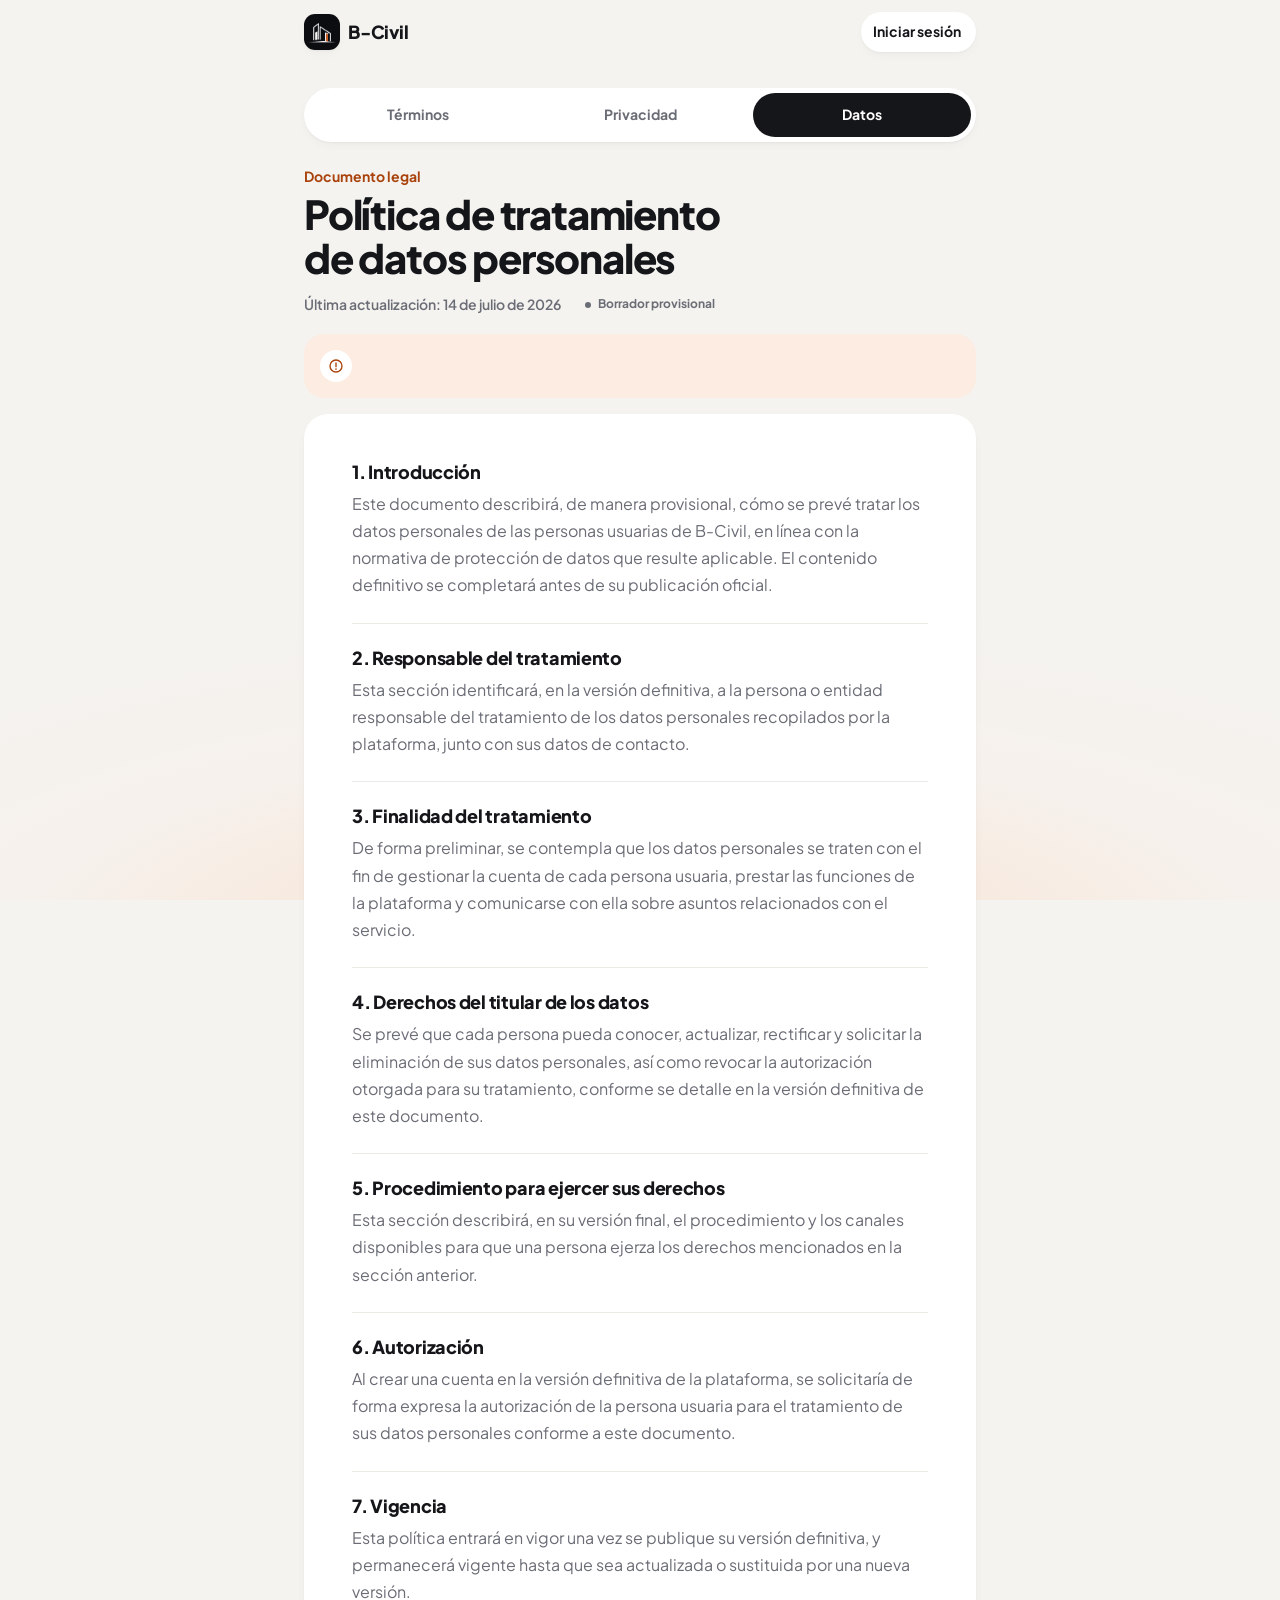
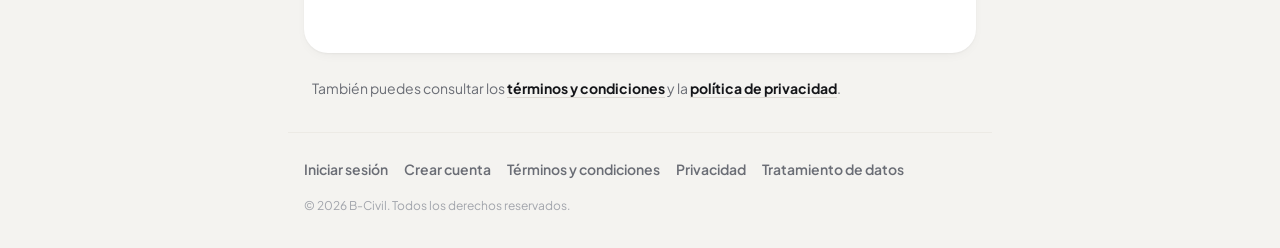
<file: plataforma/legal/privacidad.html>
<!DOCTYPE html>
<html lang="es">
<head>
  <meta charset="UTF-8">
  <meta name="viewport" content="width=device-width, initial-scale=1.0, viewport-fit=cover">
  <title>Tratamiento de datos personales — B-Civil</title>
  <meta name="description" content="Política de tratamiento de datos personales de B-Civil. Documento provisional, pendiente de revisión profesional.">
  <meta name="theme-color" content="#F4F3F0">

  <link rel="icon" href="../img/icons/favicon.ico" sizes="any">
  <link rel="icon" type="image/png" sizes="32x32" href="../img/icons/favicon-32x32.png">
  <link rel="apple-touch-icon" href="../img/icons/apple-touch-icon.png">

  <link rel="stylesheet" href="../css/main.css">
  <link rel="stylesheet" href="../css/components.css">
  <link rel="stylesheet" href="../css/icons.css">
  <link rel="stylesheet" href="../css/legal.css">
</head>
<body class="legal-body">

  <a class="skip-link" href="#contenido-principal">Saltar al contenido principal</a>

  <header class="legal-topbar">
    <div class="legal-topbar-inner">
      <a class="legal-brand" href="../" aria-label="B-Civil, ir a la bienvenida">
        <img src="../img/icons/icon-192.png" alt="" width="36" height="36">
        <span>B-Civil</span>
      </a>
      <a class="pill-btn legal-access" href="../login.html">Iniciar sesión</a>
    </div>
  </header>

  <main id="contenido-principal" class="legal-main">

    <nav class="segmented legal-tabs" aria-label="Documentos legales">
        <a class="segmented-option" href="terminos.html">Términos</a>
        <a class="segmented-option" href="privacidad.html">Privacidad</a>
        <a class="segmented-option" href="tratamiento-datos.html" aria-current="page">Datos</a>
    </nav>

    <header class="legal-hero">
      <p class="legal-eyebrow">Documento legal</p>
      <h1>Política de tratamiento de datos personales</h1>
      <p class="legal-meta">
        <span>Última actualización: 14 de julio de 2026</span>
        <span class="status-pill">Borrador provisional</span>
      </p>
    </header>

    <aside class="legal-notice" role="note">
      <span class="legal-notice-icon" aria-hidden="true"></span>
    </aside>

    <article class="card legal-content">

          <section class="legal-section">
            <h2>1. Introducción</h2>
            <p>Este documento describirá, de manera provisional, cómo se prevé tratar los datos personales de las personas usuarias de B-Civil, en línea con la normativa de protección de datos que resulte aplicable. El contenido definitivo se completará antes de su publicación oficial.</p>
          </section>

          <section class="legal-section">
            <h2>2. Responsable del tratamiento</h2>
            <p>Esta sección identificará, en la versión definitiva, a la persona o entidad responsable del tratamiento de los datos personales recopilados por la plataforma, junto con sus datos de contacto.</p>
          </section>

          <section class="legal-section">
            <h2>3. Finalidad del tratamiento</h2>
            <p>De forma preliminar, se contempla que los datos personales se traten con el fin de gestionar la cuenta de cada persona usuaria, prestar las funciones de la plataforma y comunicarse con ella sobre asuntos relacionados con el servicio.</p>
          </section>

          <section class="legal-section">
            <h2>4. Derechos del titular de los datos</h2>
            <p>Se prevé que cada persona pueda conocer, actualizar, rectificar y solicitar la eliminación de sus datos personales, así como revocar la autorización otorgada para su tratamiento, conforme se detalle en la versión definitiva de este documento.</p>
          </section>

          <section class="legal-section">
            <h2>5. Procedimiento para ejercer sus derechos</h2>
            <p>Esta sección describirá, en su versión final, el procedimiento y los canales disponibles para que una persona ejerza los derechos mencionados en la sección anterior.</p>
          </section>

          <section class="legal-section">
            <h2>6. Autorización</h2>
            <p>Al crear una cuenta en la versión definitiva de la plataforma, se solicitaría de forma expresa la autorización de la persona usuaria para el tratamiento de sus datos personales conforme a este documento.</p>
          </section>

          <section class="legal-section">
            <h2>7. Vigencia</h2>
            <p>Esta política entrará en vigor una vez se publique su versión definitiva, y permanecerá vigente hasta que sea actualizada o sustituida por una nueva versión.</p>
          </section>

    </article>

    <p class="legal-related">
      También puedes consultar los <a href="terminos.html">términos y condiciones</a> y la <a href="privacidad.html">política de privacidad</a>.
    </p>

  </main>

  <footer class="legal-footer">
    <nav aria-label="Enlaces del sitio">
      <ul class="legal-footer-links">
        <li><a href="../login.html">Iniciar sesión</a></li>
        <li><a href="../registro.html">Crear cuenta</a></li>
        <li><a href="terminos.html">Términos y condiciones</a></li>
        <li><a href="privacidad.html">Privacidad</a></li>
        <li><a href="tratamiento-datos.html">Tratamiento de datos</a></li>
      </ul>
    </nav>
    <p class="footer-copy">&copy; 2026 B-Civil. Todos los derechos reservados.</p>
  </footer>

</body>
</html>
</file>
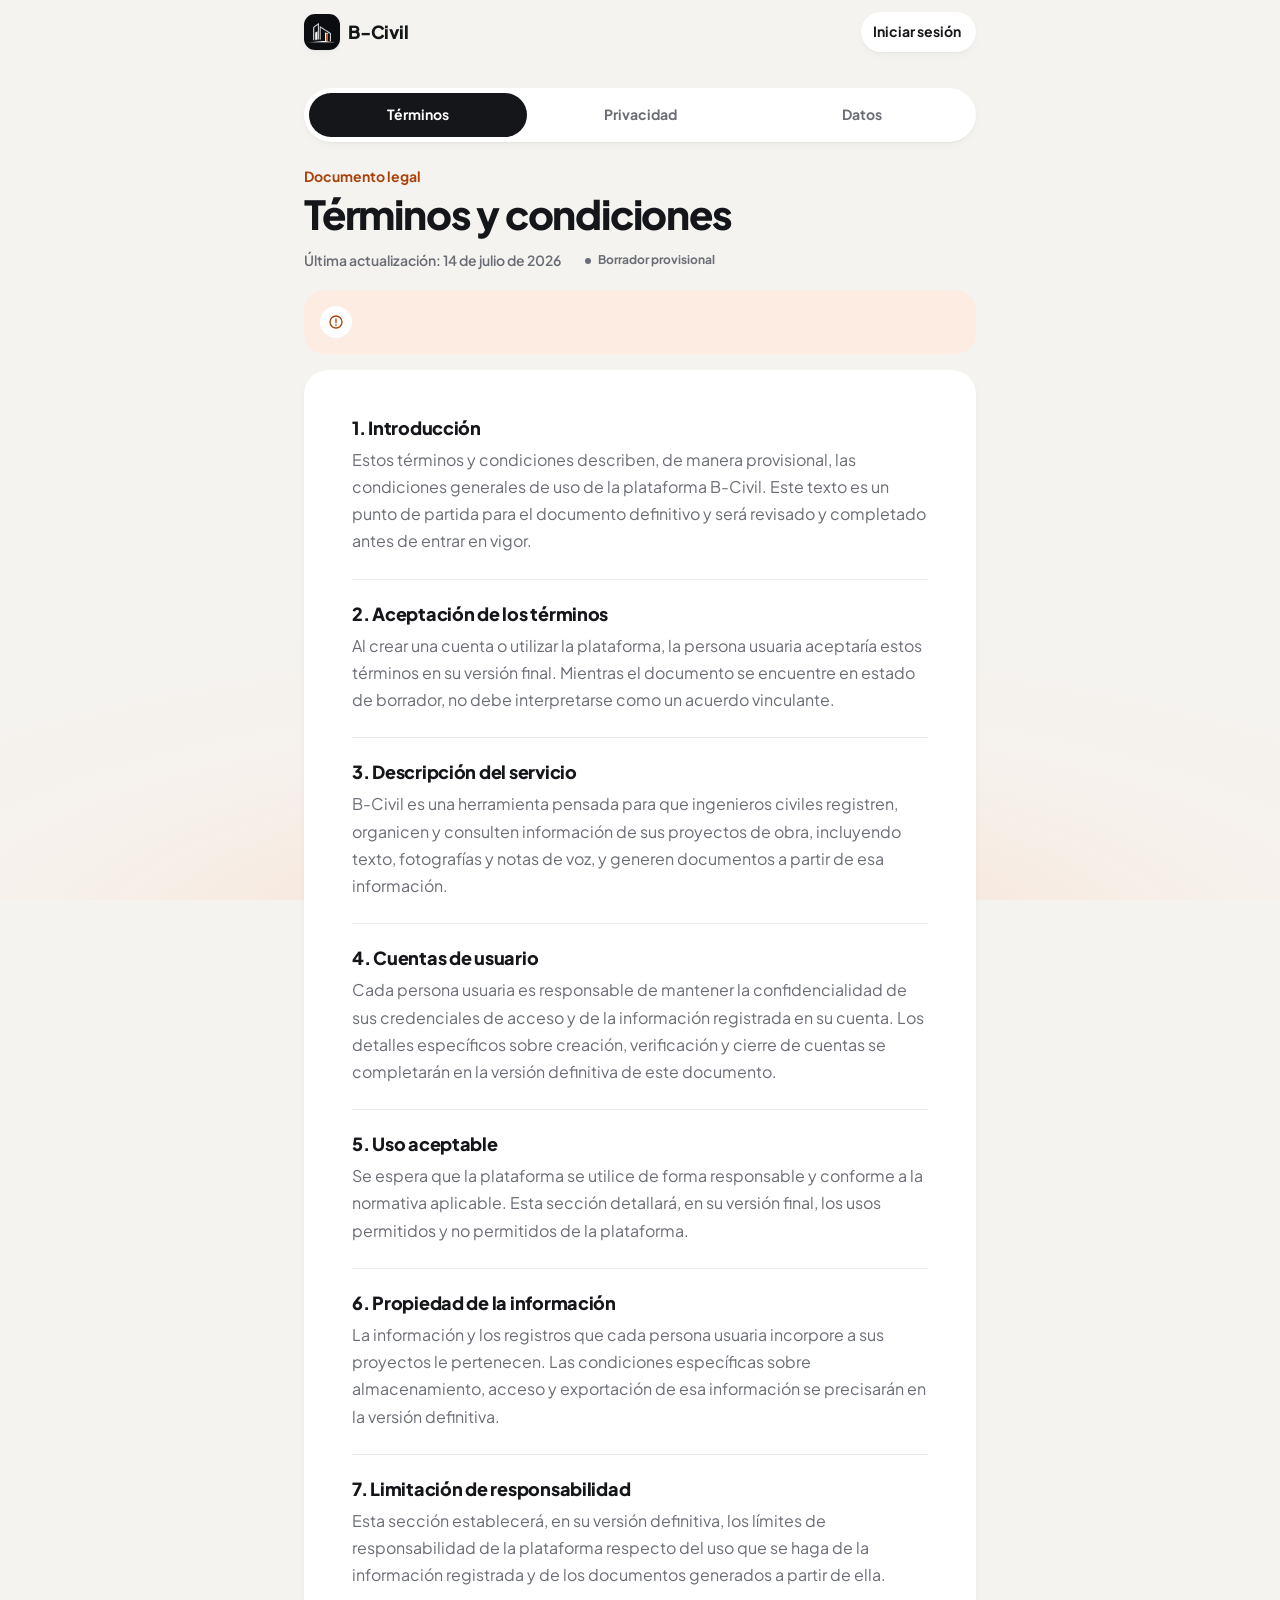
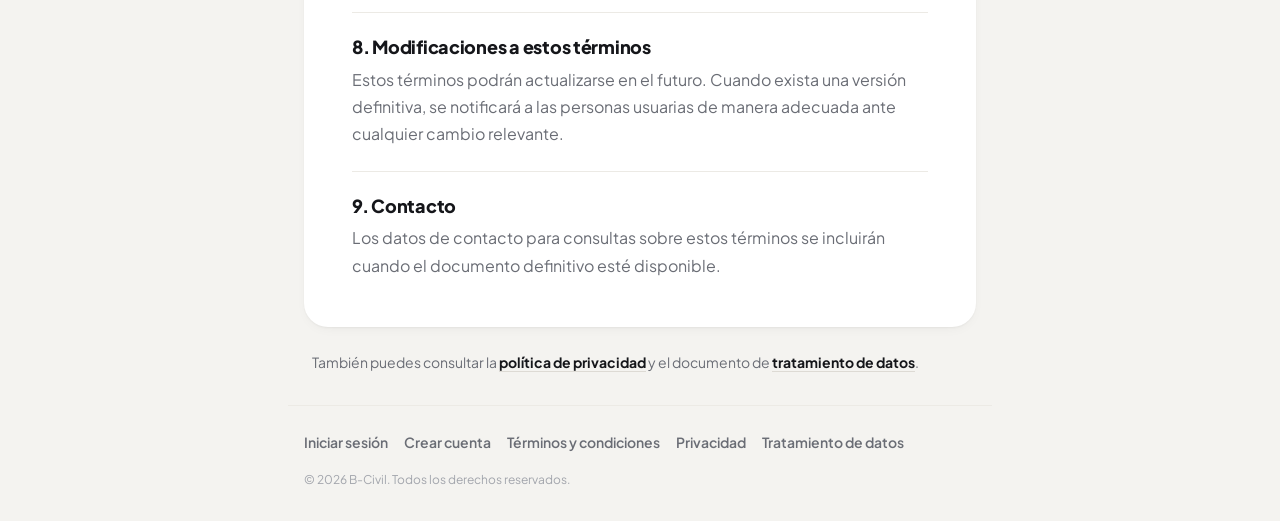
<file: plataforma/legal/terminos.html>
<!DOCTYPE html>
<html lang="es">
<head>
  <meta charset="UTF-8">
  <meta name="viewport" content="width=device-width, initial-scale=1.0, viewport-fit=cover">
  <title>Términos y condiciones — B-Civil</title>
  <meta name="description" content="Términos y condiciones de uso de B-Civil. Documento provisional, pendiente de revisión profesional.">
  <meta name="theme-color" content="#F4F3F0">

  <link rel="icon" href="../img/icons/favicon.ico" sizes="any">
  <link rel="icon" type="image/png" sizes="32x32" href="../img/icons/favicon-32x32.png">
  <link rel="apple-touch-icon" href="../img/icons/apple-touch-icon.png">

  <link rel="stylesheet" href="../css/main.css">
  <link rel="stylesheet" href="../css/components.css">
  <link rel="stylesheet" href="../css/icons.css">
  <link rel="stylesheet" href="../css/legal.css">
</head>
<body class="legal-body">

  <a class="skip-link" href="#contenido-principal">Saltar al contenido principal</a>

  <header class="legal-topbar">
    <div class="legal-topbar-inner">
      <a class="legal-brand" href="../" aria-label="B-Civil, ir a la bienvenida">
        <img src="../img/icons/icon-192.png" alt="" width="36" height="36">
        <span>B-Civil</span>
      </a>
      <a class="pill-btn legal-access" href="../login.html">Iniciar sesión</a>
    </div>
  </header>

  <main id="contenido-principal" class="legal-main">

    <nav class="segmented legal-tabs" aria-label="Documentos legales">
        <a class="segmented-option" href="terminos.html" aria-current="page">Términos</a>
        <a class="segmented-option" href="privacidad.html">Privacidad</a>
        <a class="segmented-option" href="tratamiento-datos.html">Datos</a>
    </nav>

    <header class="legal-hero">
      <p class="legal-eyebrow">Documento legal</p>
      <h1>Términos y condiciones</h1>
      <p class="legal-meta">
        <span>Última actualización: 14 de julio de 2026</span>
        <span class="status-pill">Borrador provisional</span>
      </p>
    </header>

    <aside class="legal-notice" role="note">
      <span class="legal-notice-icon" aria-hidden="true"></span>
    </aside>

    <article class="card legal-content">

          <section class="legal-section">
            <h2>1. Introducción</h2>
            <p>Estos términos y condiciones describen, de manera provisional, las condiciones generales de uso de la plataforma B-Civil. Este texto es un punto de partida para el documento definitivo y será revisado y completado antes de entrar en vigor.</p>
          </section>

          <section class="legal-section">
            <h2>2. Aceptación de los términos</h2>
            <p>Al crear una cuenta o utilizar la plataforma, la persona usuaria aceptaría estos términos en su versión final. Mientras el documento se encuentre en estado de borrador, no debe interpretarse como un acuerdo vinculante.</p>
          </section>

          <section class="legal-section">
            <h2>3. Descripción del servicio</h2>
            <p>B-Civil es una herramienta pensada para que ingenieros civiles registren, organicen y consulten información de sus proyectos de obra, incluyendo texto, fotografías y notas de voz, y generen documentos a partir de esa información.</p>
          </section>

          <section class="legal-section">
            <h2>4. Cuentas de usuario</h2>
            <p>Cada persona usuaria es responsable de mantener la confidencialidad de sus credenciales de acceso y de la información registrada en su cuenta. Los detalles específicos sobre creación, verificación y cierre de cuentas se completarán en la versión definitiva de este documento.</p>
          </section>

          <section class="legal-section">
            <h2>5. Uso aceptable</h2>
            <p>Se espera que la plataforma se utilice de forma responsable y conforme a la normativa aplicable. Esta sección detallará, en su versión final, los usos permitidos y no permitidos de la plataforma.</p>
          </section>

          <section class="legal-section">
            <h2>6. Propiedad de la información</h2>
            <p>La información y los registros que cada persona usuaria incorpore a sus proyectos le pertenecen. Las condiciones específicas sobre almacenamiento, acceso y exportación de esa información se precisarán en la versión definitiva.</p>
          </section>

          <section class="legal-section">
            <h2>7. Limitación de responsabilidad</h2>
            <p>Esta sección establecerá, en su versión definitiva, los límites de responsabilidad de la plataforma respecto del uso que se haga de la información registrada y de los documentos generados a partir de ella.</p>
          </section>

          <section class="legal-section">
            <h2>8. Modificaciones a estos términos</h2>
            <p>Estos términos podrán actualizarse en el futuro. Cuando exista una versión definitiva, se notificará a las personas usuarias de manera adecuada ante cualquier cambio relevante.</p>
          </section>

          <section class="legal-section">
            <h2>9. Contacto</h2>
            <p>Los datos de contacto para consultas sobre estos términos se incluirán cuando el documento definitivo esté disponible.</p>
          </section>

    </article>

    <p class="legal-related">
      También puedes consultar la <a href="privacidad.html">política de privacidad</a> y el documento de <a href="tratamiento-datos.html">tratamiento de datos</a>.
    </p>

  </main>

  <footer class="legal-footer">
    <nav aria-label="Enlaces del sitio">
      <ul class="legal-footer-links">
        <li><a href="../login.html">Iniciar sesión</a></li>
        <li><a href="../registro.html">Crear cuenta</a></li>
        <li><a href="terminos.html">Términos y condiciones</a></li>
        <li><a href="privacidad.html">Privacidad</a></li>
        <li><a href="tratamiento-datos.html">Tratamiento de datos</a></li>
      </ul>
    </nav>
    <p class="footer-copy">&copy; 2026 B-Civil. Todos los derechos reservados.</p>
  </footer>

</body>
</html>
</file>
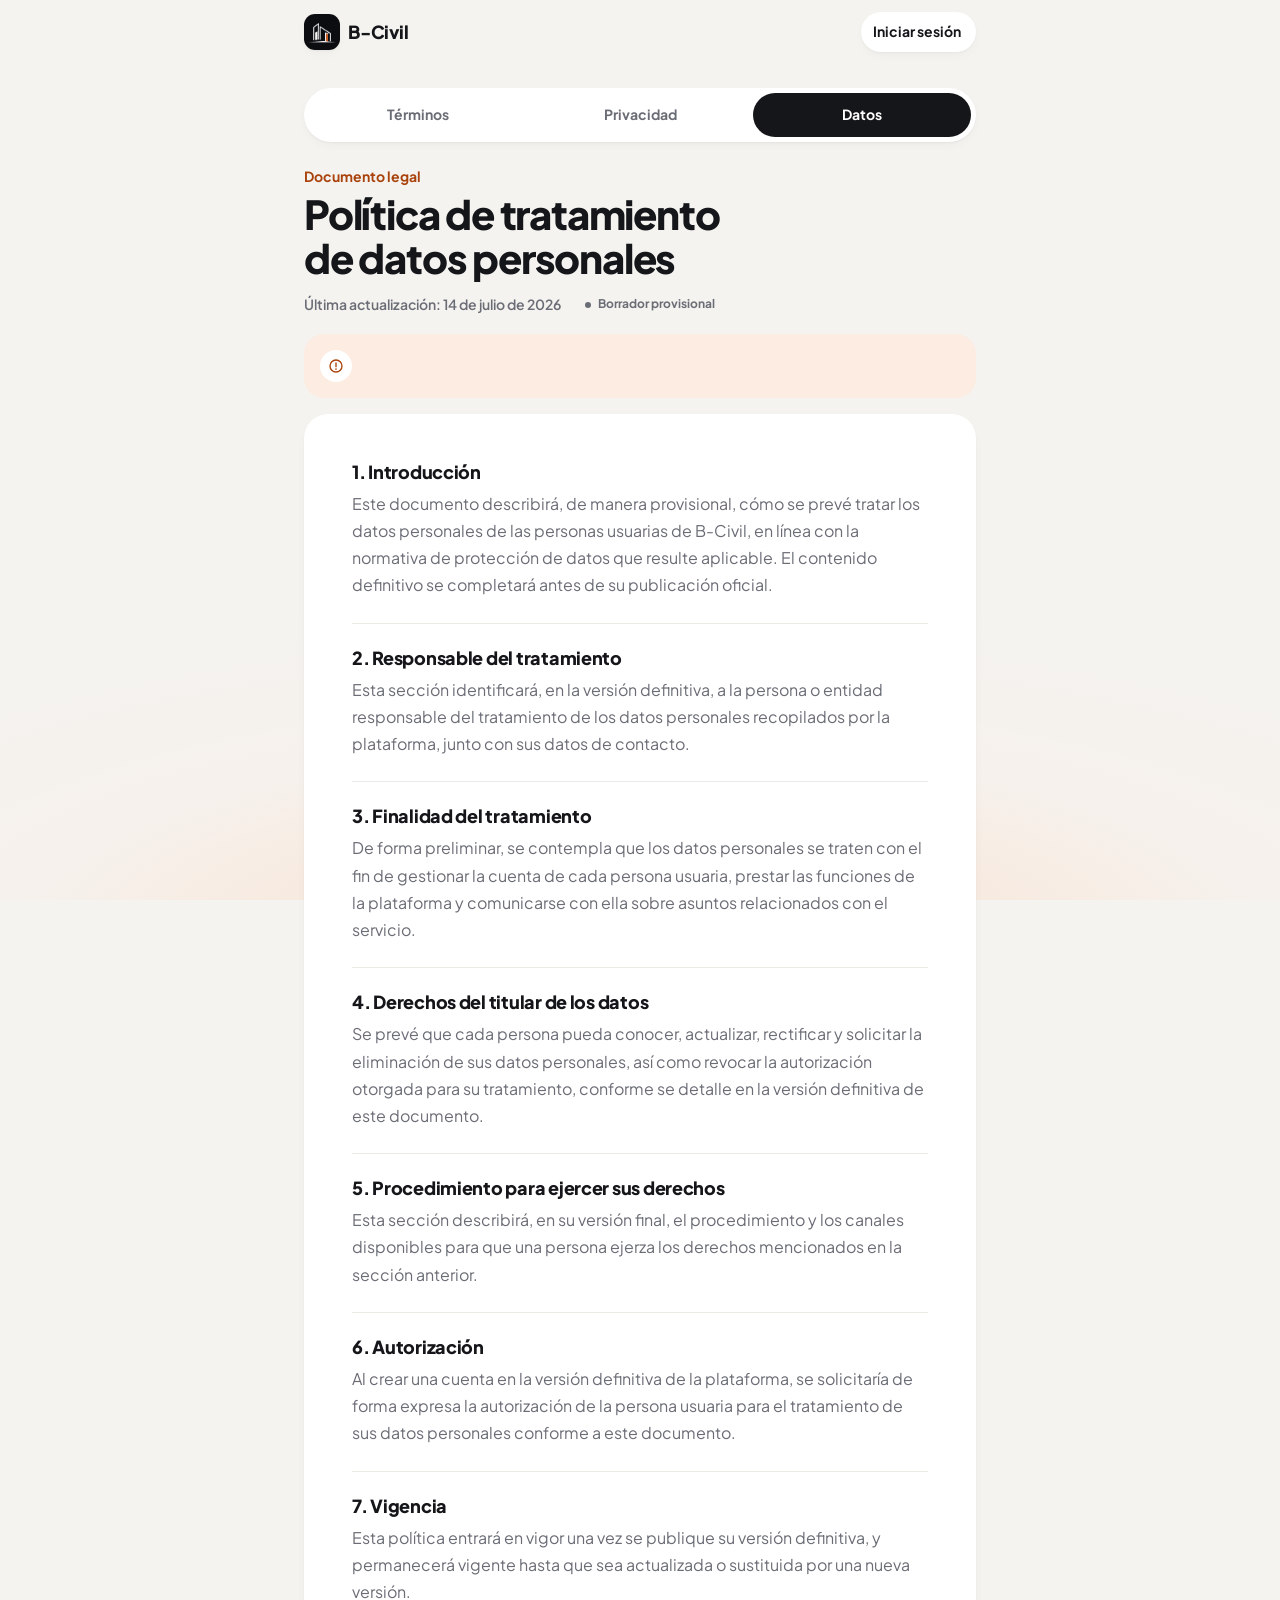
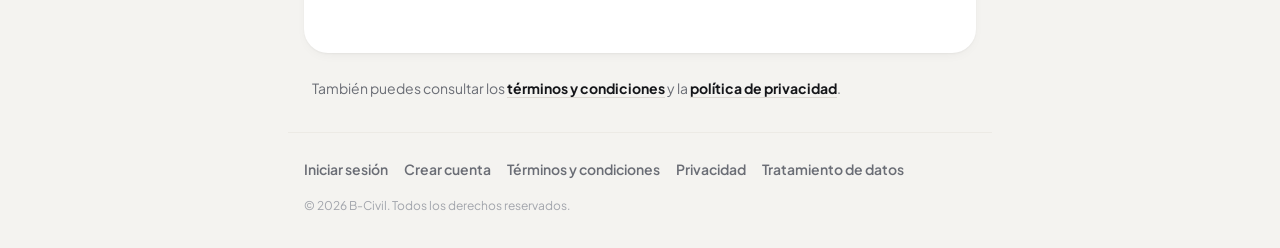
<file: plataforma/legal/tratamiento-datos.html>
<!DOCTYPE html>
<html lang="es">
<head>
  <meta charset="UTF-8">
  <meta name="viewport" content="width=device-width, initial-scale=1.0, viewport-fit=cover">
  <title>Tratamiento de datos personales — B-Civil</title>
  <meta name="description" content="Política de tratamiento de datos personales de B-Civil. Documento provisional, pendiente de revisión profesional.">
  <meta name="theme-color" content="#F4F3F0">

  <link rel="icon" href="../img/icons/favicon.ico" sizes="any">
  <link rel="icon" type="image/png" sizes="32x32" href="../img/icons/favicon-32x32.png">
  <link rel="apple-touch-icon" href="../img/icons/apple-touch-icon.png">

  <link rel="stylesheet" href="../css/main.css">
  <link rel="stylesheet" href="../css/components.css">
  <link rel="stylesheet" href="../css/icons.css">
  <link rel="stylesheet" href="../css/legal.css">
</head>
<body class="legal-body">

  <a class="skip-link" href="#contenido-principal">Saltar al contenido principal</a>

  <header class="legal-topbar">
    <div class="legal-topbar-inner">
      <a class="legal-brand" href="../" aria-label="B-Civil, ir al acceso">
        <img src="../img/icons/icon-192.png" alt="" width="36" height="36">
        <span>B-Civil</span>
      </a>
      <a class="pill-btn legal-access" href="../">Iniciar sesión</a>
    </div>
  </header>

  <main id="contenido-principal" class="legal-main">

    <nav class="segmented legal-tabs" aria-label="Documentos legales">
        <a class="segmented-option" href="terminos.html">Términos</a>
        <a class="segmented-option" href="privacidad.html">Privacidad</a>
        <a class="segmented-option" href="tratamiento-datos.html" aria-current="page">Datos</a>
    </nav>

    <header class="legal-hero">
      <p class="legal-eyebrow">Documento legal</p>
      <h1>Política de tratamiento de datos personales</h1>
      <p class="legal-meta">
        <span>Última actualización: 14 de julio de 2026</span>
        <span class="status-pill">Borrador provisional</span>
      </p>
    </header>

    <aside class="legal-notice" role="note">
      <span class="legal-notice-icon" aria-hidden="true"></span>
    </aside>

    <article class="card legal-content">

          <section class="legal-section">
            <h2>1. Introducción</h2>
            <p>Este documento describirá, de manera provisional, cómo se prevé tratar los datos personales de las personas usuarias de B-Civil, en línea con la normativa de protección de datos que resulte aplicable. El contenido definitivo se completará antes de su publicación oficial.</p>
          </section>

          <section class="legal-section">
            <h2>2. Responsable del tratamiento</h2>
            <p>Esta sección identificará, en la versión definitiva, a la persona o entidad responsable del tratamiento de los datos personales recopilados por la plataforma, junto con sus datos de contacto.</p>
          </section>

          <section class="legal-section">
            <h2>3. Finalidad del tratamiento</h2>
            <p>De forma preliminar, se contempla que los datos personales se traten con el fin de gestionar la cuenta de cada persona usuaria, prestar las funciones de la plataforma y comunicarse con ella sobre asuntos relacionados con el servicio.</p>
          </section>

          <section class="legal-section">
            <h2>4. Derechos del titular de los datos</h2>
            <p>Se prevé que cada persona pueda conocer, actualizar, rectificar y solicitar la eliminación de sus datos personales, así como revocar la autorización otorgada para su tratamiento, conforme se detalle en la versión definitiva de este documento.</p>
          </section>

          <section class="legal-section">
            <h2>5. Procedimiento para ejercer sus derechos</h2>
            <p>Esta sección describirá, en su versión final, el procedimiento y los canales disponibles para que una persona ejerza los derechos mencionados en la sección anterior.</p>
          </section>

          <section class="legal-section">
            <h2>6. Autorización</h2>
            <p>Al crear una cuenta en la versión definitiva de la plataforma, se solicitaría de forma expresa la autorización de la persona usuaria para el tratamiento de sus datos personales conforme a este documento.</p>
          </section>

          <section class="legal-section">
            <h2>7. Vigencia</h2>
            <p>Esta política entrará en vigor una vez se publique su versión definitiva, y permanecerá vigente hasta que sea actualizada o sustituida por una nueva versión.</p>
          </section>

    </article>

    <p class="legal-related">
      También puedes consultar los <a href="terminos.html">términos y condiciones</a> y la <a href="privacidad.html">política de privacidad</a>.
    </p>

  </main>

  <footer class="legal-footer">
    <nav aria-label="Enlaces del sitio">
      <ul class="legal-footer-links">
        <li><a href="../">Iniciar sesión</a></li>
        <li><a href="../registro.html">Crear cuenta</a></li>
        <li><a href="terminos.html">Términos y condiciones</a></li>
        <li><a href="privacidad.html">Privacidad</a></li>
        <li><a href="tratamiento-datos.html">Tratamiento de datos</a></li>
      </ul>
    </nav>
    <p class="footer-copy">&copy; 2026 B-Civil. Todos los derechos reservados.</p>
  </footer>

</body>
</html>
</file>
<file: plataforma/css/main.css>
/* ==========================================================================
   MAIN.CSS — B-Civil
   Variables globales, tipografía, reset y layout base.

   Sistema visual 2026: lienzo gris cálido, tarjetas blancas de esquinas
   amplias, negro para la estructura (navegación, pestaña activa, botón
   principal) y naranja de marca para lo que importa (dato clave,
   progreso, acción de captura). Verde y rojo solo como estados.

   Los nombres de las variables se conservan a propósito: todas las
   pantallas existentes heredan la nueva paleta sin cambiar su código.
   ========================================================================== */

@import url('https://fonts.googleapis.com/css2?family=Plus+Jakarta+Sans:wght@400;500;600;700;800&display=swap');

/* --------------------------------------------------------------------------
   1. VARIABLES GLOBALES
   -------------------------------------------------------------------------- */
:root {

  /* Lienzo y superficies */
  --color-paper: #F4F3F0;
  --color-paper-alt: #ECEAE6;
  --color-surface: #FFFFFF;

  /* Tinta */
  --color-ink: #15161A;
  --color-ink-soft: #6A6D75;
  --color-ink-faint: #A2A5AC;

  /* Líneas: casi invisibles; la separación la dan el aire y la sombra */
  --color-line: #ECEAE5;
  --color-line-strong: #DDDAD4;

  /* Estructura: negro. Botón principal, pestaña activa, navegación. */
  --color-primary: #15161A;
  --color-primary-hover: #2B2D33;
  --color-primary-soft: #F0EEEA;
  --color-on-primary: #FFFFFF;

  /* Acento: naranja de marca. Dato clave, progreso, captura. */
  --color-accent: #F26A21;
  --color-accent-hover: #DD5813;
  --color-accent-soft: #FDECE1;
  --color-accent-ink: #A9420B;

  /* Estados (solo para estados, nunca decoración) */
  --color-success: #1E9A55;
  --color-success-soft: #E3F4EA;
  --color-danger: #D93B2B;
  --color-danger-soft: #FCE7E4;
  --color-focus: #F26A21;

  /* Rellenos de datos */
  --gradient-accent: linear-gradient(160deg, #FF9150 0%, #F26A21 55%, #E4561A 100%);
  --gradient-peach: linear-gradient(180deg, #FFC9A6 0%, #FFE8D9 100%);
  --pattern-hatch: repeating-linear-gradient(
    135deg,
    rgba(242, 106, 33, 0.55) 0,
    rgba(242, 106, 33, 0.55) 2px,
    transparent 2px,
    transparent 7px
  );
  --pattern-hatch-neutral: repeating-linear-gradient(
    135deg,
    rgba(21, 22, 26, 0.12) 0,
    rgba(21, 22, 26, 0.12) 2px,
    transparent 2px,
    transparent 7px
  );

  /* Tipografía: una sola familia geométrica para todo */
  --font-display: "Plus Jakarta Sans", -apple-system, "Segoe UI", sans-serif;
  --font-body: "Plus Jakarta Sans", -apple-system, "Segoe UI", sans-serif;
  --font-mono: "Plus Jakarta Sans", -apple-system, "Segoe UI", sans-serif;

  /* Escala tipográfica */
  --text-xs: 0.75rem;      /* 12px */
  --text-sm: 0.875rem;     /* 14px */
  --text-base: 1rem;       /* 16px */
  --text-md: 1.125rem;     /* 18px */
  --text-lg: 1.375rem;     /* 22px */
  --text-xl: 1.75rem;      /* 28px */
  --text-2xl: 2.125rem;    /* 34px */
  --text-3xl: clamp(2rem, 6vw, 2.75rem);
  --text-hero: clamp(2.75rem, 11vw, 3.75rem); /* números protagonistas */

  --leading-tight: 1.12;
  --leading-snug: 1.35;
  --leading-normal: 1.55;

  --tracking-wide: 0.02em;
  --tracking-wider: 0.04em;

  /* Espaciado */
  --space-1: 0.25rem;
  --space-2: 0.5rem;
  --space-3: 0.75rem;
  --space-4: 1rem;
  --space-5: 1.5rem;
  --space-6: 2rem;
  --space-7: 3rem;
  --space-8: 4rem;
  --space-9: 6rem;
  --space-10: 8rem;

  /* Radios: amplios y consistentes */
  --radius-sm: 10px;
  --radius-md: 14px;
  --radius-lg: 24px;
  --radius-pill: 999px;

  /* Sombras: difusas, casi imperceptibles */
  --shadow-sm: 0 1px 2px rgba(21, 22, 26, 0.04), 0 4px 14px -6px rgba(21, 22, 26, 0.08);
  --shadow-md: 0 10px 30px -12px rgba(21, 22, 26, 0.16);
  --shadow-lg: 0 20px 44px -14px rgba(21, 22, 26, 0.28);

  /* Layout */
  --container-max: 1120px;
  --container-padding: var(--space-4);
  --header-height: 4rem;
}

/* --------------------------------------------------------------------------
   2. RESET BASE
   -------------------------------------------------------------------------- */
*,
*::before,
*::after {
  box-sizing: border-box;
}

* {
  margin: 0;
}

/* El atributo hidden siempre gana, aunque un componente defina display */
[hidden] {
  display: none !important;
}

html {
  -webkit-text-size-adjust: 100%;
  scroll-behavior: smooth;
}

@media (prefers-reduced-motion: reduce) {
  html {
    scroll-behavior: auto;
  }
  *,
  *::before,
  *::after {
    animation-duration: 0.01ms !important;
    animation-iteration-count: 1 !important;
    transition-duration: 0.01ms !important;
    scroll-behavior: auto !important;
  }
}

body {
  min-height: 100vh;
  font-family: var(--font-body);
  font-size: var(--text-base);
  line-height: var(--leading-normal);
  color: var(--color-ink);
  background-color: var(--color-paper);
  text-rendering: optimizeLegibility;
  -webkit-font-smoothing: antialiased;
  -moz-osx-font-smoothing: grayscale;
}

img,
picture,
svg {
  display: block;
  max-width: 100%;
}

ul,
ol {
  list-style: none;
  padding: 0;
}

a {
  color: inherit;
  text-decoration: none;
}

button {
  font: inherit;
  color: inherit;
  background: none;
  border: none;
  cursor: pointer;
}

input,
select,
textarea {
  font: inherit;
  color: inherit;
}

/* --------------------------------------------------------------------------
   3. TIPOGRAFÍA BASE
   -------------------------------------------------------------------------- */
h1,
h2,
h3,
h4 {
  font-family: var(--font-display);
  font-weight: 700;
  line-height: var(--leading-tight);
  color: var(--color-ink);
  letter-spacing: -0.02em;
}

h1 {
  font-size: var(--text-3xl);
  font-weight: 800;
}

h2 {
  font-size: var(--text-lg);
}

h3 {
  font-size: var(--text-md);
}

p {
  color: var(--color-ink-soft);
}

/* Cifras alineadas en cualquier dato numérico */
.tabular,
.stat-number {
  font-variant-numeric: tabular-nums;
}

/* Etiqueta breve antes de un título: gris, en minúscula natural */
.eyebrow {
  display: inline-block;
  font-family: var(--font-body);
  font-size: var(--text-sm);
  font-weight: 500;
  letter-spacing: 0;
  text-transform: none;
  color: var(--color-ink-soft);
  margin-bottom: var(--space-2);
}

/* Regla de marcas tipo cinta métrica (separador de firma) */
.ruler {
  width: 100%;
  height: 10px;
  margin-block: var(--space-6);
  background-image:
    repeating-linear-gradient(to right, var(--color-line-strong) 0 2px, transparent 2px 8px);
  background-size: 100% 10px;
  background-repeat: repeat-x;
  border-radius: 2px;
}

/* --------------------------------------------------------------------------
   4. CONTENEDORES Y LAYOUT BASE
   -------------------------------------------------------------------------- */
.container {
  width: 100%;
  max-width: var(--container-max);
  margin-inline: auto;
  padding-inline: var(--container-padding);
}

.skip-link {
  position: absolute;
  top: -3rem;
  left: var(--space-4);
  z-index: 200;
  padding: var(--space-2) var(--space-4);
  background-color: var(--color-ink);
  color: var(--color-on-primary);
  border-radius: var(--radius-pill);
  transition: top 0.15s ease;
}

.skip-link:focus {
  top: var(--space-4);
}

.section {
  padding-block: var(--space-7);
}

.section-lead {
  max-width: 42rem;
  font-size: var(--text-md);
}

/* --------------------------------------------------------------------------
   5. CABECERA Y PIE PÚBLICOS (páginas legales)
   -------------------------------------------------------------------------- */
.site-header {
  position: sticky;
  top: 0;
  z-index: 50;
  background-color: var(--color-paper);
}

.header-inner {
  display: flex;
  align-items: center;
  justify-content: space-between;
  gap: var(--space-4);
  height: var(--header-height);
}

.logo {
  display: inline-flex;
  align-items: center;
  gap: var(--space-2);
  flex-shrink: 0;
}

.logo img {
  width: 28px;
  height: 28px;
  border-radius: 8px;
}

.logo-text {
  font-family: var(--font-display);
  font-size: var(--text-md);
  font-weight: 800;
  letter-spacing: -0.01em;
  color: var(--color-ink);
}

.site-footer {
  padding-block: var(--space-6);
  background-color: var(--color-paper);
}

.footer-inner {
  display: flex;
  flex-wrap: wrap;
  align-items: center;
  justify-content: space-between;
  gap: var(--space-4);
}

.footer-copy {
  width: 100%;
  font-size: var(--text-xs);
  color: var(--color-ink-faint);
}

.site-footer-minimal .footer-copy {
  width: auto;
}
</file>
<file: plataforma/css/components.css>
/* ==========================================================================
   COMPONENTS.CSS — B-Civil
   Botones, campos, modales y componentes reutilizables.

   Parte A: componentes que ya usan las pantallas (mismos selectores,
            nuevo estilo).
   Parte B: librería visual nueva (tarjetas, botones de ícono, pastillas
            de estado, pestañas, barras de progreso, rayado, regla de
            marcas, anillos, histograma, filas de lista).
   ========================================================================== */

/* ==========================================================================
   PARTE A — COMPONENTES EXISTENTES
   ========================================================================== */

/* --------------------------------------------------------------------------
   0. UTILIDAD: oculto visualmente, accesible para lectores de pantalla
   -------------------------------------------------------------------------- */
.visually-hidden {
  position: absolute;
  width: 1px;
  height: 1px;
  padding: 0;
  margin: -1px;
  overflow: hidden;
  clip: rect(0, 0, 0, 0);
  white-space: nowrap;
  border: 0;
}

/* --------------------------------------------------------------------------
   1. FOCO VISIBLE GLOBAL
   -------------------------------------------------------------------------- */
a:focus-visible,
button:focus-visible,
input:focus-visible,
select:focus-visible,
textarea:focus-visible,
[tabindex]:focus-visible {
  outline: 2px solid var(--color-focus);
  outline-offset: 2px;
  border-radius: var(--radius-sm);
}

/* --------------------------------------------------------------------------
   2. BOTONES
   -------------------------------------------------------------------------- */
.btn {
  display: inline-flex;
  align-items: center;
  justify-content: center;
  gap: var(--space-2);
  min-height: 3rem;
  padding: 0.8rem 1.4rem;
  font-family: var(--font-body);
  font-size: var(--text-sm);
  font-weight: 700;
  line-height: 1;
  letter-spacing: 0;
  border-radius: var(--radius-md);
  border: 1px solid transparent;
  white-space: nowrap;
  cursor: pointer;
  -webkit-tap-highlight-color: transparent;
  transition: background-color 0.15s ease, border-color 0.15s ease, color 0.15s ease, transform 0.12s ease;
}

.btn:active:not(:disabled) {
  transform: scale(0.97);
}

.btn:disabled,
.btn[aria-disabled="true"] {
  cursor: not-allowed;
  opacity: 0.45;
  transform: none;
}

/* Principal: negro, la acción estructural de cada vista */
.btn-primary {
  background-color: var(--color-primary);
  border-color: var(--color-primary);
  color: var(--color-on-primary);
}

.btn-primary:hover:not(:disabled) {
  background-color: var(--color-primary-hover);
  border-color: var(--color-primary-hover);
}

/* Acento: naranja, reservado para la acción de captura o la más importante */
.btn-accent {
  background: var(--gradient-accent);
  border-color: transparent;
  color: #FFFFFF;
  box-shadow: 0 8px 20px -10px rgba(242, 106, 33, 0.8);
}

.btn-accent:hover:not(:disabled) {
  filter: brightness(1.04);
}

/* Secundario: blanco con borde suave */
.btn-secondary {
  background-color: var(--color-surface);
  border-color: var(--color-line-strong);
  color: var(--color-ink);
}

.btn-secondary:hover:not(:disabled) {
  background-color: var(--color-paper-alt);
}

/* Contorno: equivalente al secundario sobre lienzo */
.btn-outline {
  background-color: transparent;
  border-color: var(--color-ink);
  color: var(--color-ink);
}

.btn-outline:hover:not(:disabled) {
  background-color: var(--color-ink);
  color: var(--color-on-primary);
}

.btn-lg {
  min-height: 3.375rem;
  padding: 0.95rem 1.75rem;
  font-size: var(--text-base);
}

.btn-block {
  display: flex;
  width: 100%;
}

/* --------------------------------------------------------------------------
   3. ENLACES
   -------------------------------------------------------------------------- */
.link-secondary {
  font-size: var(--text-sm);
  font-weight: 600;
  color: var(--color-ink);
  border-bottom: 1px solid var(--color-line-strong);
  transition: border-color 0.15s ease;
}

.link-secondary:hover {
  border-bottom-color: var(--color-ink);
}

/* --------------------------------------------------------------------------
   4. BOTÓN FLOTANTE GLOBAL DE REGISTRO RÁPIDO (registro-global.js)
   -------------------------------------------------------------------------- */
:root {
  --fab-bottom-offset: var(--space-6);
}

.global-fab {
  position: fixed;
  right: var(--space-4);
  bottom: var(--fab-bottom-offset);
  z-index: 90;
  display: flex;
  align-items: center;
  justify-content: center;
  width: 3.75rem;
  height: 3.75rem;
  border-radius: 50%;
  background: var(--gradient-accent);
  color: #FFFFFF;
  box-shadow: 0 14px 30px -10px rgba(242, 106, 33, 0.75), 0 2px 6px rgba(21, 22, 26, 0.12);
  -webkit-tap-highlight-color: transparent;
  transition: transform 0.15s ease, box-shadow 0.15s ease;
}

.global-fab svg {
  width: 1.6rem;
  height: 1.6rem;
  transition: transform 0.2s ease;
}

.global-fab.is-open svg {
  transform: rotate(45deg);
}

.global-fab:hover {
  transform: translateY(-2px);
}

.global-fab:active {
  transform: scale(0.94);
}

/* Indicador de registros pendientes de subir (sin conexión) */
.pending-sync-badge {
  position: fixed;
  top: var(--space-3);
  left: 50%;
  transform: translateX(-50%);
  z-index: 95;
  display: flex;
  align-items: center;
  gap: var(--space-2);
  padding: 0.55rem var(--space-4);
  font-size: var(--text-xs);
  font-weight: 600;
  color: var(--color-ink);
  background-color: var(--color-surface);
  border-radius: var(--radius-pill);
  box-shadow: var(--shadow-md);
}

.pending-sync-badge::before {
  content: "";
  width: 8px;
  height: 8px;
  flex-shrink: 0;
  border-radius: 50%;
  background-color: var(--color-accent);
  animation: pending-sync-pulse 1.4s ease-in-out infinite;
}

@keyframes pending-sync-pulse {
  0%, 100% { opacity: 1; }
  50% { opacity: 0.35; }
}

/* --------------------------------------------------------------------------
   5. GENERADOR DE DOCUMENTOS — tarjetas de tipo de documento
   -------------------------------------------------------------------------- */
.doc-type-card {
  position: relative;
  display: flex;
  flex-direction: column;
  gap: var(--space-2);
  text-align: left;
  padding: var(--space-5) var(--space-5) var(--space-4);
  background-color: var(--color-surface);
  border: 1.5px solid transparent;
  border-radius: var(--radius-lg);
  box-shadow: var(--shadow-sm);
  transition: border-color 0.15s ease, transform 0.15s ease;
}

.doc-type-card:hover {
  transform: translateY(-2px);
}

.doc-type-card:active {
  transform: scale(0.985);
}

.doc-type-card.is-selected {
  border-color: var(--color-accent);
}

.doc-type-card-icon {
  display: flex;
  align-items: center;
  justify-content: center;
  width: 2.75rem;
  height: 2.75rem;
  margin-bottom: var(--space-2);
  border-radius: 50%;
  background-color: var(--color-paper);
  color: var(--color-ink);
}

.doc-type-card.is-selected .doc-type-card-icon {
  background: var(--gradient-accent);
  color: #FFFFFF;
}

.doc-type-card-icon svg {
  width: 1.2rem;
  height: 1.2rem;
}

.doc-type-card-title {
  font-weight: 700;
  color: var(--color-ink);
}

.doc-type-card-desc {
  font-size: var(--text-sm);
  color: var(--color-ink-soft);
}

.doc-step.is-complete .doc-step-number {
  background-color: var(--color-accent);
  border-color: var(--color-accent);
  color: #FFFFFF;
}

/* --------------------------------------------------------------------------
   6. ASISTENTE — burbujas y sugerencias
   -------------------------------------------------------------------------- */
.assistant-message {
  display: flex;
  margin-bottom: var(--space-3);
}

.assistant-message-user {
  justify-content: flex-end;
}

.assistant-message-assistant {
  justify-content: flex-start;
}

.assistant-message-bubble {
  max-width: 32rem;
  padding: 0.75rem var(--space-4);
  font-size: var(--text-sm);
  line-height: 1.5;
  border-radius: 20px;
  white-space: pre-line;
}

.assistant-message-user .assistant-message-bubble {
  background-color: var(--color-primary);
  color: var(--color-on-primary);
  border-bottom-right-radius: 6px;
}

.assistant-message-assistant .assistant-message-bubble {
  background-color: var(--color-accent-soft);
  color: var(--color-ink);
  border-bottom-left-radius: 6px;
}

.assistant-message.is-pending .assistant-message-bubble {
  color: var(--color-ink-soft);
  font-style: italic;
}

.assistant-suggestion-chip {
  padding: 0.55rem var(--space-4);
  font-size: var(--text-sm);
  font-weight: 600;
  color: var(--color-ink);
  background-color: var(--color-surface);
  border: 1px solid var(--color-line-strong);
  border-radius: var(--radius-pill);
  transition: border-color 0.15s ease, background-color 0.15s ease;
}

.assistant-suggestion-chip:hover {
  border-color: var(--color-ink);
}

/* --------------------------------------------------------------------------
   7. MENÚ CONTEXTUAL
   -------------------------------------------------------------------------- */
.context-menu {
  position: relative;
}

.context-menu-list {
  position: absolute;
  top: calc(100% + var(--space-2));
  right: 0;
  z-index: 120;
  min-width: 14rem;
  max-height: 18rem;
  overflow-y: auto;
  padding: var(--space-2);
  margin: 0;
  list-style: none;
  background-color: var(--color-surface);
  border-radius: 18px;
  box-shadow: var(--shadow-lg);
  animation: menu-in 0.18s ease-out both;
}

@keyframes menu-in {
  from { opacity: 0; transform: translateY(-4px); }
  to { opacity: 1; transform: none; }
}

.context-menu-item {
  display: block;
  width: 100%;
  padding: 0.7rem var(--space-3);
  text-align: left;
  font-size: var(--text-sm);
  font-weight: 600;
  color: var(--color-ink);
  border-radius: 12px;
}

.context-menu-item:hover {
  background-color: var(--color-paper);
}

.context-menu-item.is-active {
  color: var(--color-accent-ink);
  background-color: var(--color-accent-soft);
}

.context-menu-item-danger {
  color: var(--color-danger);
}

.context-menu-item-danger:hover {
  background-color: var(--color-danger-soft);
}

.context-menu-empty {
  padding: 0.6rem var(--space-3);
  font-size: var(--text-sm);
  color: var(--color-ink-faint);
}

/* Menú de cuenta (Inicio) */
.hub-account-menu {
  position: relative;
}

.hub-account-btn {
  display: flex;
  align-items: center;
  justify-content: center;
  width: 2.75rem;
  height: 2.75rem;
  background-color: var(--color-surface);
  border-radius: 50%;
  color: var(--color-ink);
  box-shadow: var(--shadow-sm);
  font-size: var(--text-sm);
  font-weight: 700;
  transition: transform 0.12s ease;
}

.hub-account-btn:active {
  transform: scale(0.94);
}

.hub-account-btn .icon {
  width: 1.2rem;
  height: 1.2rem;
}

.hub-account-menu .context-menu-list {
  right: 0;
  left: auto;
}

/* Botón de volver al inicio (cabecera de cada sección) */
.app-topbar-home {
  display: flex;
  align-items: center;
  justify-content: center;
  width: 2.75rem;
  height: 2.75rem;
  flex-shrink: 0;
  border-radius: 50%;
  background-color: var(--color-surface);
  color: var(--color-ink);
  box-shadow: var(--shadow-sm);
  transition: transform 0.12s ease;
}

.app-topbar-home:active {
  transform: scale(0.94);
}

.app-topbar-home svg {
  width: 1.15rem;
  height: 1.15rem;
}

/* --------------------------------------------------------------------------
   8. SELECTOR DE TIPO DE CAPTURA (modal del botón flotante)
   -------------------------------------------------------------------------- */
.capture-chooser {
  display: grid;
  grid-template-columns: repeat(3, 1fr);
  gap: var(--space-3);
}

.capture-chooser-option {
  display: flex;
  flex-direction: column;
  align-items: center;
  justify-content: center;
  gap: var(--space-3);
  padding: var(--space-5) var(--space-2);
  min-height: 7.5rem;
  background-color: var(--color-paper);
  border: 1.5px solid transparent;
  border-radius: 20px;
  color: var(--color-ink);
  text-align: center;
  transition: border-color 0.15s ease, transform 0.15s ease, background-color 0.15s ease;
  animation: capture-option-in 0.35s cubic-bezier(0.16, 1, 0.3, 1) both;
}

.capture-chooser-option:nth-child(1) { animation-delay: 0s; }
.capture-chooser-option:nth-child(2) { animation-delay: 0.05s; }
.capture-chooser-option:nth-child(3) { animation-delay: 0.1s; }

@keyframes capture-option-in {
  from { opacity: 0; transform: translateY(8px) scale(0.95); }
  to { opacity: 1; transform: none; }
}

.capture-chooser-option:hover {
  background-color: var(--color-surface);
  border-color: var(--color-accent);
}

.capture-chooser-option:active {
  transform: scale(0.97);
}

.capture-chooser-option .log-entry-icon,
.capture-chooser-option[data-tipo="fotografia"] .log-entry-icon,
.capture-chooser-option[data-tipo="nota-voz"] .log-entry-icon {
  width: 1.4rem;
  height: 1.4rem;
  flex-shrink: 0;
  padding: 0.75rem;
  box-sizing: content-box;
  border-radius: 50%;
  background-color: var(--color-surface);
  color: var(--color-ink);
  box-shadow: var(--shadow-sm);
}

.capture-chooser-option:hover .log-entry-icon {
  background: var(--gradient-accent);
  color: #FFFFFF;
}

.capture-chooser-option-label {
  font-size: var(--text-sm);
  font-weight: 700;
  line-height: var(--leading-snug);
}

/* --------------------------------------------------------------------------
   9. VENTANA MODAL
   -------------------------------------------------------------------------- */
.modal-overlay {
  position: fixed;
  inset: 0;
  z-index: 100;
  display: flex;
  align-items: center;
  justify-content: center;
  padding: var(--space-5);
  background-color: rgba(21, 22, 26, 0.45);
  backdrop-filter: blur(4px);
  -webkit-backdrop-filter: blur(4px);
  overflow-y: auto;
  animation: modal-overlay-in 0.2s ease both;
}

.modal-overlay[hidden] {
  display: none;
}

@keyframes modal-overlay-in {
  from { opacity: 0; }
  to { opacity: 1; }
}

.modal-dialog {
  position: relative;
  width: 100%;
  max-width: 32rem;
  margin-block: auto;
  padding: var(--space-6) var(--space-5) var(--space-5);
  background-color: var(--color-surface);
  border-radius: 28px;
  box-shadow: var(--shadow-lg);
  animation: modal-dialog-in 0.28s cubic-bezier(0.16, 1, 0.3, 1) both;
}

@keyframes modal-dialog-in {
  from { opacity: 0; transform: translateY(12px) scale(0.97); }
  to { opacity: 1; transform: none; }
}

/* En celular el modal se ancla abajo, como hoja nativa: con el teclado
   abierto no tiene que recentrarse y no "salta". */
@media (max-width: 640px) {
  .modal-overlay {
    align-items: flex-end;
    padding: 0;
  }

  .modal-dialog {
    max-width: none;
    max-height: 92vh;
    max-height: 92dvh;
    margin-block: 0;
    padding-top: var(--space-7);
    padding-bottom: calc(var(--space-5) + env(safe-area-inset-bottom, 0px));
    border-radius: 28px 28px 0 0;
    overflow-y: auto;
  }

  /* Asa de arrastre visual */
  .modal-dialog::before {
    content: "";
    position: absolute;
    top: 10px;
    left: 50%;
    width: 40px;
    height: 5px;
    margin-left: -20px;
    border-radius: 999px;
    background-color: var(--color-line-strong);
  }

  @keyframes modal-dialog-in {
    from { opacity: 0; transform: translateY(32px); }
    to { opacity: 1; transform: none; }
  }
}

.modal-close {
  position: absolute;
  top: var(--space-4);
  right: var(--space-4);
  padding: 0.45rem 0.85rem;
  font-family: var(--font-body);
  font-size: var(--text-xs);
  font-weight: 700;
  letter-spacing: 0;
  text-transform: none;
  color: var(--color-ink);
  background-color: var(--color-paper);
  border-radius: var(--radius-pill);
  transition: background-color 0.15s ease;
}

.modal-close:hover {
  background-color: var(--color-paper-alt);
}

.modal-title {
  font-size: var(--text-lg);
  font-weight: 800;
  margin-bottom: var(--space-2);
  padding-right: 4.5rem;
}

.modal-subtitle {
  font-size: var(--text-sm);
  color: var(--color-ink-soft);
  margin-bottom: var(--space-5);
}

/* Título de grupo dentro de un formulario largo (ej. datos del contrato) */
.modal-section-title {
  margin: var(--space-6) 0 var(--space-4);
  padding-top: var(--space-5);
  border-top: 1px solid var(--color-line);
  font-size: var(--text-base);
  font-weight: 800;
  letter-spacing: -0.01em;
  color: var(--color-ink);
}

form > .modal-section-title:first-child {
  margin-top: 0;
  padding-top: 0;
  border-top: 0;
}

/* Confirmación (alertas.js) */
.modal-dialog--confirm {
  max-width: 26rem;
}

.confirm-icon {
  display: grid;
  place-items: center;
  width: 3rem;
  height: 3rem;
  margin-bottom: var(--space-4);
  border-radius: 50%;
}

.confirm-icon--danger {
  background-color: var(--color-danger-soft);
}

.confirm-icon--danger::before {
  content: "";
  width: 1.35rem;
  height: 1.35rem;
  background-color: var(--color-danger);
  -webkit-mask: url("data:image/svg+xml,%3Csvg xmlns='http://www.w3.org/2000/svg' viewBox='0 0 24 24' fill='none' stroke='black' stroke-width='1.9' stroke-linecap='round' stroke-linejoin='round'%3E%3Cpath d='M4 7h16'/%3E%3Cpath d='M9 7V5a1 1 0 0 1 1-1h4a1 1 0 0 1 1 1v2'/%3E%3Cpath d='M6 7l1 13a1 1 0 0 0 1 1h8a1 1 0 0 0 1-1l1-13'/%3E%3Cpath d='M10 11v6M14 11v6'/%3E%3C/svg%3E") center / contain no-repeat;
          mask: url("data:image/svg+xml,%3Csvg xmlns='http://www.w3.org/2000/svg' viewBox='0 0 24 24' fill='none' stroke='black' stroke-width='1.9' stroke-linecap='round' stroke-linejoin='round'%3E%3Cpath d='M4 7h16'/%3E%3Cpath d='M9 7V5a1 1 0 0 1 1-1h4a1 1 0 0 1 1 1v2'/%3E%3Cpath d='M6 7l1 13a1 1 0 0 0 1 1h8a1 1 0 0 0 1-1l1-13'/%3E%3Cpath d='M10 11v6M14 11v6'/%3E%3C/svg%3E") center / contain no-repeat;
}

.form-row {
  display: grid;
  grid-template-columns: 1fr;
  gap: 0 var(--space-4);
}

@media (min-width: 480px) {
  .form-row {
    grid-template-columns: repeat(2, minmax(0, 1fr));
  }
}

.modal-actions {
  display: flex;
  flex-direction: column;
  gap: var(--space-3);
  margin-top: var(--space-6);
}

.modal-actions[hidden] {
  display: none;
}

.modal-actions .btn {
  width: 100%;
}

.modal-confirmation p {
  font-size: var(--text-sm);
  color: var(--color-ink-soft);
  margin-bottom: var(--space-5);
}

/* --------------------------------------------------------------------------
   10. CAMPOS DE FORMULARIO
   -------------------------------------------------------------------------- */
.form-field {
  display: flex;
  flex-direction: column;
  gap: var(--space-2);
  margin-bottom: var(--space-5);
}

.form-field[hidden] {
  display: none;
}

.form-field label {
  font-size: var(--text-sm);
  font-weight: 600;
  color: var(--color-ink);
}

.form-field input[type="text"],
.form-field input[type="email"],
.form-field input[type="password"],
.form-field input[type="number"],
.form-field input[type="date"],
.form-field input[type="datetime-local"],
.form-field select,
.form-field textarea,
.modal-dialog textarea,
.modal-dialog select {
  width: 100%;
  min-height: 3.25rem;
  padding: 0.8rem var(--space-4);
  font-family: var(--font-body);
  font-size: var(--text-base);
  color: var(--color-ink);
  background-color: var(--color-surface);
  border: 1.5px solid var(--color-line-strong);
  border-radius: var(--radius-md);
  transition: border-color 0.15s ease, background-color 0.15s ease, box-shadow 0.15s ease;
}

/* Dentro de superficies blancas (tarjetas, modales) el campo va en gris
   sin borde, como en la referencia; sobre el lienzo gris va en blanco. */
.card .form-field input[type="text"],
.card .form-field input[type="email"],
.card .form-field input[type="password"],
.card .form-field input[type="number"],
.card .form-field input[type="date"],
.form-field input[type="datetime-local"],
.card .form-field select,
.card .form-field textarea,
.modal-dialog .form-field input[type="text"],
.modal-dialog .form-field input[type="email"],
.modal-dialog .form-field input[type="password"],
.modal-dialog .form-field input[type="number"],
.modal-dialog .form-field input[type="date"],
.form-field input[type="datetime-local"],
.modal-dialog .form-field select,
.modal-dialog .form-field textarea,
.modal-dialog textarea,
.modal-dialog select {
  background-color: var(--color-paper);
  border-color: transparent;
}

.form-field textarea,
.modal-dialog textarea {
  min-height: 6rem;
  resize: vertical;
  line-height: var(--leading-normal);
}

.form-field select,
.modal-dialog select {
  appearance: none;
  background-image: linear-gradient(45deg, transparent 50%, var(--color-ink-soft) 50%),
    linear-gradient(135deg, var(--color-ink-soft) 50%, transparent 50%);
  background-position: calc(100% - 1.25rem) center, calc(100% - 0.95rem) center;
  background-size: 6px 6px, 6px 6px;
  background-repeat: no-repeat;
  padding-right: var(--space-8);
}

.form-field input:hover,
.form-field select:hover,
.form-field textarea:hover {
  border-color: var(--color-ink-faint);
}

.card .form-field input:hover,
.card .form-field select:hover,
.card .form-field textarea:hover,
.modal-dialog .form-field input:hover,
.modal-dialog .form-field select:hover,
.modal-dialog .form-field textarea:hover,
.modal-dialog textarea:hover,
.modal-dialog select:hover {
  border-color: transparent;
  background-color: var(--color-paper-alt);
}

.form-field input:focus,
.form-field select:focus,
.form-field textarea:focus,
.card .form-field input:focus,
.card .form-field select:focus,
.card .form-field textarea:focus,
.modal-dialog .form-field input:focus,
.modal-dialog .form-field select:focus,
.modal-dialog .form-field textarea:focus,
.modal-dialog textarea:focus,
.modal-dialog select:focus {
  outline: none;
  background-color: var(--color-surface);
  border-color: var(--color-accent);
  box-shadow: 0 0 0 4px var(--color-accent-soft);
}

.form-field input::placeholder,
.form-field textarea::placeholder {
  color: var(--color-ink-faint);
}

.form-field input:disabled {
  color: var(--color-ink-faint);
  cursor: not-allowed;
}

.form-field .field-hint {
  font-size: var(--text-sm);
  color: var(--color-ink-faint);
  line-height: 1.4;
}

.form-field input.has-error,
.form-field input[aria-invalid="true"] {
  border-color: var(--color-danger);
  background-color: var(--color-danger-soft);
}

#registro-codigo {
  text-transform: uppercase;
  letter-spacing: 0.05em;
}

/* Contraseña con botón de mostrar/ocultar integrado (fuera de auth.css) */
.password-field {
  position: relative;
  display: flex;
  align-items: center;
}

.password-field input {
  padding-right: 6.5rem;
}

.toggle-password {
  position: absolute;
  right: var(--space-2);
  padding: var(--space-2);
  font-size: var(--text-xs);
  font-weight: 700;
  color: var(--color-ink);
  border-radius: var(--radius-sm);
}

.toggle-password:hover {
  background-color: var(--color-paper-alt);
}

.form-field-inline {
  flex-direction: row;
  justify-content: flex-end;
  margin-top: calc(var(--space-2) * -1);
}

.form-field-checkbox {
  flex-direction: row;
  align-items: flex-start;
  gap: var(--space-3);
}

.form-field-checkbox input[type="checkbox"] {
  flex-shrink: 0;
  width: 1.2rem;
  height: 1.2rem;
  margin-top: 0.15rem;
  accent-color: var(--color-accent);
}

.form-field-checkbox label {
  font-size: var(--text-sm);
  font-weight: 400;
  color: var(--color-ink-soft);
}

.form-field-checkbox a {
  color: var(--color-ink);
  font-weight: 600;
  border-bottom: 1px solid var(--color-line-strong);
}

/* Archivos */
.file-field {
  display: flex;
  flex-wrap: wrap;
  align-items: center;
  gap: var(--space-3);
}

.file-field input[type="file"] {
  font-size: var(--text-sm);
  color: var(--color-ink-soft);
  max-width: 100%;
}

.file-field-name {
  font-size: var(--text-xs);
  color: var(--color-ink-faint);
}

/* --------------------------------------------------------------------------
   11. CAMPOS DE CAPTURA: FOTOGRAFÍA, NOTA DE VOZ, CONTEO
   -------------------------------------------------------------------------- */
.capture-type-header-icon,
.capture-type-header-icon[data-tipo="fotografia"],
.capture-type-header-icon[data-tipo="nota-voz"] {
  display: flex;
  align-items: center;
  justify-content: center;
  width: 1.4rem;
  height: 1.4rem;
  padding: 0.75rem;
  box-sizing: content-box;
  border-radius: 50%;
  background: var(--gradient-accent);
  color: #FFFFFF;
  margin-bottom: var(--space-4);
}

.capture-field-hint {
  font-size: var(--text-xs);
  color: var(--color-ink-faint);
  margin-top: var(--space-2);
}

.capture-tally-field .capture-tally-list {
  display: flex;
  flex-direction: column;
  gap: var(--space-2);
  margin: 0 0 var(--space-3);
  padding: 0;
  list-style: none;
}

.capture-tally-item {
  display: flex;
  align-items: center;
  justify-content: space-between;
  gap: var(--space-3);
  padding: 0.65rem var(--space-3) 0.65rem var(--space-4);
  background-color: var(--color-paper);
  border-radius: var(--radius-md);
  font-size: var(--text-sm);
  font-weight: 600;
  color: var(--color-ink);
}

.capture-tally-remove {
  display: flex;
  align-items: center;
  justify-content: center;
  width: 1.75rem;
  height: 1.75rem;
  flex-shrink: 0;
  border-radius: 50%;
  background-color: var(--color-surface);
  color: var(--color-ink);
  font-size: var(--text-base);
  line-height: 1;
}

.capture-tally-remove::before {
  content: '×';
}

.capture-tally-add-row {
  display: grid;
  grid-template-columns: 4.5rem 1fr auto;
  gap: var(--space-2);
  align-items: stretch;
}

.capture-tally-add-row .capture-tally-qty,
.capture-tally-add-row .capture-tally-name {
  width: 100%;
  min-height: 3rem;
  padding: 0.6rem var(--space-3);
  font-size: var(--text-base);
  color: var(--color-ink);
  background-color: var(--color-paper);
  border: 1.5px solid transparent;
  border-radius: var(--radius-md);
}

.capture-tally-add-row .capture-tally-qty {
  text-align: center;
}

.capture-tally-add-row .capture-tally-qty:focus,
.capture-tally-add-row .capture-tally-name:focus {
  outline: none;
  background-color: var(--color-surface);
  border-color: var(--color-accent);
  box-shadow: 0 0 0 4px var(--color-accent-soft);
}

.capture-tally-add-btn {
  white-space: nowrap;
  padding-inline: var(--space-3);
}

@media (max-width: 480px) {
  .capture-tally-add-row {
    grid-template-columns: 4.5rem 1fr;
  }

  .capture-tally-add-btn {
    grid-column: 1 / -1;
    width: 100%;
  }
}

.capture-photo-triggers {
  display: grid;
  grid-template-columns: 1fr 1fr;
  gap: var(--space-3);
}

.capture-photo-triggers .btn,
.capture-photo-field .btn,
.capture-audio-field .btn {
  width: 100%;
}

.capture-photo-field,
.capture-audio-field {
  margin-top: var(--space-2);
  margin-bottom: var(--space-5);
}

.capture-photo-preview {
  display: grid;
  grid-template-columns: repeat(3, 1fr);
  gap: var(--space-2);
  margin-top: var(--space-4);
}

.capture-photo-thumb {
  position: relative;
  aspect-ratio: 1;
  border-radius: var(--radius-md);
  overflow: hidden;
  background-color: var(--color-paper);
  animation: capture-thumb-in 0.2s ease both;
}

@keyframes capture-thumb-in {
  from { opacity: 0; transform: scale(0.9); }
  to { opacity: 1; transform: none; }
}

.capture-photo-thumb img {
  width: 100%;
  height: 100%;
  object-fit: cover;
}

.capture-photo-remove {
  position: absolute;
  top: 0.35rem;
  right: 0.35rem;
  display: flex;
  align-items: center;
  justify-content: center;
  width: 1.6rem;
  height: 1.6rem;
  border-radius: 50%;
  background-color: rgba(21, 22, 26, 0.65);
  backdrop-filter: blur(3px);
  color: #FFFFFF;
  font-size: 0;
}

.capture-photo-remove::before {
  content: '×';
  font-size: 1rem;
  line-height: 1;
}

.capture-photo-remove:hover {
  background-color: var(--color-danger);
}

.capture-audio-field .btn-secondary {
  position: relative;
}

.capture-audio-field .btn-secondary.is-recording {
  background-color: var(--color-danger-soft);
  border-color: var(--color-danger);
  color: var(--color-danger);
}

.capture-audio-field .btn-secondary.is-recording::before {
  content: '';
  display: inline-block;
  width: 0.5rem;
  height: 0.5rem;
  margin-right: var(--space-2);
  border-radius: 50%;
  background-color: var(--color-danger);
  animation: capture-rec-pulse 1.1s ease-in-out infinite;
}

@keyframes capture-rec-pulse {
  0%, 100% { opacity: 1; }
  50% { opacity: 0.25; }
}

.capture-audio-preview {
  margin-top: var(--space-4);
  padding: var(--space-4);
  background-color: var(--color-paper);
  border-radius: var(--radius-md);
  display: flex;
  flex-direction: column;
  gap: var(--space-3);
}

.capture-audio-preview audio {
  width: 100%;
}

/* ==========================================================================
   PARTE B — LIBRERÍA VISUAL
   Piezas para construir cada pantalla con el mismo lenguaje.
   ========================================================================== */

/* --------------------------------------------------------------------------
   12. TARJETA
   -------------------------------------------------------------------------- */
.card {
  position: relative;
  padding: var(--space-5);
  background-color: var(--color-surface);
  border-radius: var(--radius-lg);
  box-shadow: var(--shadow-sm);
}

.card-header {
  display: flex;
  align-items: flex-start;
  justify-content: space-between;
  gap: var(--space-3);
  margin-bottom: var(--space-4);
}

.card-title {
  font-size: var(--text-base);
  font-weight: 700;
  letter-spacing: -0.01em;
  color: var(--color-ink);
}

.card-meta {
  font-size: var(--text-sm);
  color: var(--color-ink-soft);
}

/* Encabezado de sección: título a la izquierda, "Ver todo" a la derecha */
.section-header {
  display: flex;
  align-items: center;
  justify-content: space-between;
  gap: var(--space-3);
  margin-bottom: var(--space-3);
}

.section-header h2 {
  font-size: var(--text-md);
  font-weight: 700;
}

.section-header a {
  font-size: var(--text-sm);
  font-weight: 600;
  color: var(--color-ink-soft);
}

.section-header a:hover {
  color: var(--color-ink);
}

/* --------------------------------------------------------------------------
   13. BOTÓN DE ÍCONO (círculo gris: "···", ↗, calendario, campana)
   -------------------------------------------------------------------------- */
.icon-btn {
  display: inline-flex;
  align-items: center;
  justify-content: center;
  width: 2.75rem;
  height: 2.75rem;
  flex-shrink: 0;
  border-radius: 50%;
  background-color: var(--color-paper);
  color: var(--color-ink);
  -webkit-tap-highlight-color: transparent;
  transition: background-color 0.15s ease, transform 0.12s ease;
}

.icon-btn:hover {
  background-color: var(--color-paper-alt);
}

.icon-btn:active {
  transform: scale(0.92);
}

.icon-btn .icon {
  width: 1.15rem;
  height: 1.15rem;
}

.icon-btn--sm {
  width: 2.25rem;
  height: 2.25rem;
}

.icon-btn--dark {
  background-color: var(--color-ink);
  color: #FFFFFF;
}

.icon-btn--dark:hover {
  background-color: var(--color-primary-hover);
}

.icon-btn--surface {
  background-color: var(--color-surface);
  box-shadow: var(--shadow-sm);
}

/* Círculo de ícono no interactivo (en filas y tarjetas) */
.icon-badge {
  display: inline-flex;
  align-items: center;
  justify-content: center;
  width: 2.75rem;
  height: 2.75rem;
  flex-shrink: 0;
  border-radius: 50%;
  background-color: var(--color-paper);
  color: var(--color-ink);
}

.icon-badge .icon {
  width: 1.15rem;
  height: 1.15rem;
}

.icon-badge--accent {
  background: var(--gradient-accent);
  color: #FFFFFF;
}

/* --------------------------------------------------------------------------
   14. PASTILLAS DE ESTADO Y FILTRO
   -------------------------------------------------------------------------- */
.status-pill {
  display: inline-flex;
  align-items: center;
  gap: 0.4rem;
  padding: 0.3rem 0.7rem;
  font-size: var(--text-xs);
  font-weight: 700;
  line-height: 1.2;
  white-space: nowrap;
  color: var(--color-ink-soft);
  background-color: var(--color-paper);
  border: 1px solid transparent;
  border-radius: var(--radius-pill);
}

.status-pill::before {
  content: "";
  width: 6px;
  height: 6px;
  border-radius: 50%;
  background-color: currentColor;
}

.status-pill--progress {
  color: var(--color-accent-ink);
  background-color: transparent;
  border-color: rgba(242, 106, 33, 0.45);
}

.status-pill--done {
  color: var(--color-success);
  background-color: var(--color-success-soft);
}

.status-pill--late {
  color: var(--color-danger);
  background-color: var(--color-danger-soft);
}

.status-pill--plain::before {
  display: none;
}

/* Filtros en pastilla (Todo, Hoy, Semana) */
.filter-pills {
  display: flex;
  gap: var(--space-2);
  overflow-x: auto;
  scrollbar-width: none;
  -webkit-overflow-scrolling: touch;
}

.filter-pills::-webkit-scrollbar {
  display: none;
}

.filter-pill {
  flex-shrink: 0;
  min-height: 2.5rem;
  padding: 0.5rem 1rem;
  font-size: var(--text-sm);
  font-weight: 600;
  color: var(--color-ink);
  background-color: var(--color-surface);
  border-radius: var(--radius-pill);
  box-shadow: var(--shadow-sm);
  transition: background-color 0.15s ease, color 0.15s ease;
}

/* .filter-chip: mismo componente con el nombre que ya usan Bitácora,
   Proyectos y otras pantallas */
.filter-chip {
  flex-shrink: 0;
  min-height: 2.5rem;
  padding: 0.5rem 1rem;
  font-size: var(--text-sm);
  font-weight: 600;
  white-space: nowrap;
  color: var(--color-ink);
  background-color: var(--color-surface);
  border: 0;
  border-radius: var(--radius-pill);
  box-shadow: var(--shadow-sm);
  -webkit-tap-highlight-color: transparent;
  transition: background-color 0.15s ease, color 0.15s ease, transform 0.12s ease;
}

.filter-chip:active {
  transform: scale(0.96);
}

.filter-chip.is-active,
.filter-chip[aria-pressed="true"],
.filter-pill.is-active,
.filter-pill[aria-pressed="true"],
.filter-pill[aria-selected="true"] {
  color: #FFFFFF;
  background-color: var(--color-ink);
}

.filter-pill-count {
  margin-left: 0.25rem;
  font-weight: 500;
  opacity: 0.7;
}

/* Grupo de pastillas que se desplaza en horizontal en el teléfono */
.filter-group {
  display: flex;
  gap: var(--space-2);
  overflow-x: auto;
  scrollbar-width: none;
  -webkit-overflow-scrolling: touch;
  /* deja ver la sombra de las pastillas y que el desplazamiento llegue al borde */
  margin-inline: calc(var(--space-1) * -1);
  padding: var(--space-1);
}

.filter-group::-webkit-scrollbar {
  display: none;
}

/* Botón de acción destructiva (eliminar) */
.btn.settings-danger-btn,
.settings-danger-btn {
  color: var(--color-danger);
  background-color: var(--color-danger-soft);
  border-color: transparent;
}

.btn.settings-danger-btn:hover:not(:disabled) {
  background-color: #F9D5D0;
}

/* Estado de un proyecto (lo generan proyectos.js y proyecto.js):
   activo = en curso (naranja), pausado = neutro, finalizado = verde */
.status-badge {
  display: inline-flex;
  align-items: center;
  align-self: flex-start;
  gap: 0.4rem;
  padding: 0.3rem 0.7rem;
  font-size: var(--text-xs);
  font-weight: 700;
  line-height: 1.2;
  white-space: nowrap;
  border-radius: var(--radius-pill);
  border: 1px solid transparent;
}

.status-badge::before {
  content: "";
  width: 6px;
  height: 6px;
  border-radius: 50%;
  background-color: currentColor;
}

.status-badge-activo {
  color: var(--color-accent-ink);
  border-color: rgba(242, 106, 33, 0.45);
  background-color: transparent;
}

.status-badge-pausado {
  color: var(--color-ink-soft);
  background-color: var(--color-paper);
}

.status-badge-finalizado {
  color: var(--color-success);
  background-color: var(--color-success-soft);
}

/* Botón de acción en la cabecera de sección ("Nuevo", "Exportar") */
.topbar-action-btn {
  display: inline-flex;
  align-items: center;
  gap: 0.4rem;
  flex-shrink: 0;
  height: 2.75rem;
  padding: 0 1.05rem 0 0.85rem;
  font-size: var(--text-sm);
  font-weight: 700;
  color: #FFFFFF;
  background-color: var(--color-ink);
  border-radius: var(--radius-pill);
  -webkit-tap-highlight-color: transparent;
  transition: transform 0.12s ease, background-color 0.15s ease;
}

.topbar-action-btn:hover {
  background-color: var(--color-primary-hover);
}

.topbar-action-btn:active {
  transform: scale(0.95);
}

.topbar-action-btn .icon {
  width: 1.1rem;
  height: 1.1rem;
}

/* Botón pequeño en píldora dentro de tarjetas ("Editar", "Subir archivo") */
.pill-btn {
  display: inline-flex;
  align-items: center;
  gap: 0.4rem;
  flex-shrink: 0;
  min-height: 2.5rem;
  padding: 0.45rem 0.95rem 0.45rem 0.75rem;
  font-size: var(--text-sm);
  font-weight: 700;
  color: var(--color-ink);
  background-color: var(--color-paper);
  border-radius: var(--radius-pill);
  -webkit-tap-highlight-color: transparent;
  transition: background-color 0.15s ease, transform 0.12s ease;
}

.pill-btn:hover {
  background-color: var(--color-paper-alt);
}

.pill-btn:active {
  transform: scale(0.96);
}

.pill-btn .icon {
  width: 1rem;
  height: 1rem;
}

/* --------------------------------------------------------------------------
   15. PESTAÑAS SEGMENTADAS (activa en negro)
   -------------------------------------------------------------------------- */
.segmented {
  display: grid;
  grid-auto-columns: 1fr;
  grid-auto-flow: column;
  gap: 4px;
  padding: 5px;
  background-color: var(--color-surface);
  border-radius: var(--radius-pill);
  box-shadow: var(--shadow-sm);
}

.segmented-option {
  min-height: 2.75rem;
  padding: 0.55rem 1rem;
  font-size: var(--text-sm);
  font-weight: 700;
  color: var(--color-ink-soft);
  border-radius: var(--radius-pill);
  transition: background-color 0.18s ease, color 0.18s ease;
}

.segmented-option.is-active,
.segmented-option[aria-selected="true"] {
  color: #FFFFFF;
  background-color: var(--color-ink);
}

/* --------------------------------------------------------------------------
   16. NÚMERO PROTAGONISTA
   -------------------------------------------------------------------------- */
.stat-number {
  display: inline-flex;
  align-items: baseline;
  gap: 0.15em;
  font-family: var(--font-display);
  font-size: var(--text-hero);
  font-weight: 700;
  line-height: 1;
  letter-spacing: -0.03em;
  color: var(--color-ink);
}

.stat-number small,
.stat-unit {
  font-size: 0.4em;
  font-weight: 600;
  letter-spacing: 0;
  color: var(--color-ink-soft);
}

.stat-number--md {
  font-size: clamp(1.75rem, 7vw, 2.25rem);
}

.stat-label {
  display: block;
  margin-top: var(--space-1);
  font-size: var(--text-sm);
  color: var(--color-ink-soft);
}

/* --------------------------------------------------------------------------
   17. BARRA DE PROGRESO CON PERILLA
   Uso: <div class="progress" style="--value: 60"><span></span></div>
   -------------------------------------------------------------------------- */
.progress {
  --value: 0;
  position: relative;
  height: 8px;
  border-radius: var(--radius-pill);
  background-color: var(--color-paper-alt);
}

.progress > span {
  position: absolute;
  inset: 0 auto 0 0;
  width: calc(var(--value) * 1%);
  border-radius: inherit;
  background: var(--gradient-accent);
}

.progress > span::after {
  content: "";
  position: absolute;
  top: 50%;
  right: -9px;
  width: 18px;
  height: 18px;
  margin-top: -9px;
  border-radius: 50%;
  background-color: #FFFFFF;
  border: 4px solid var(--color-accent);
  box-shadow: 0 2px 6px rgba(21, 22, 26, 0.18);
}

.progress--done > span {
  background: var(--color-success);
}

.progress--done > span::after {
  border-color: var(--color-success);
}

.progress--late > span {
  background: var(--color-danger);
}

.progress--late > span::after {
  border-color: var(--color-danger);
}

/* --------------------------------------------------------------------------
   18. BARRA RAYADA (lo hecho sólido, lo pendiente rayado)
   Uso: <div class="hatch-bar" style="--value: 70"><span></span></div>
   -------------------------------------------------------------------------- */
.hatch-bar {
  --value: 0;
  position: relative;
  height: 2.25rem;
  overflow: hidden;
  border-radius: 10px;
  background-image: var(--pattern-hatch);
  background-color: var(--color-accent-soft);
}

.hatch-bar > span {
  position: absolute;
  inset: 0 auto 0 0;
  width: calc(var(--value) * 1%);
  background: var(--gradient-peach);
  border-right: 2px solid var(--color-accent);
}

.hatch-bar--sm {
  height: 0.75rem;
  border-radius: 6px;
}

/* --------------------------------------------------------------------------
   19. REGLA DE MARCAS (cinta métrica que se llena)
   Uso: <div class="tick-ruler" style="--value: 40"></div>
   -------------------------------------------------------------------------- */
.tick-ruler {
  --value: 0;
  height: 2.5rem;
  background-image:
    linear-gradient(90deg, var(--color-accent) calc(var(--value) * 1%), var(--color-line-strong) calc(var(--value) * 1%));
  -webkit-mask: repeating-linear-gradient(to right, #000 0 3px, transparent 3px 8px);
          mask: repeating-linear-gradient(to right, #000 0 3px, transparent 3px 8px);
}

/* --------------------------------------------------------------------------
   20. ANILLO DE PROGRESO
   Uso: <div class="ring" style="--value: 75"><span>75%</span></div>
   -------------------------------------------------------------------------- */
.ring {
  --value: 0;
  --size: 3.5rem;
  position: relative;
  display: inline-grid;
  place-items: center;
  width: var(--size);
  height: var(--size);
  flex-shrink: 0;
  border-radius: 50%;
  background:
    radial-gradient(closest-side, var(--color-surface) 78%, transparent 79%),
    conic-gradient(var(--color-accent) calc(var(--value) * 1%), var(--color-paper-alt) 0);
}

.ring > span {
  font-size: var(--text-xs);
  font-weight: 800;
  color: var(--color-ink);
}

/* --------------------------------------------------------------------------
   21. HISTOGRAMA ESCALONADO
   Uso: .histogram > .histogram-col > .histogram-bar (style="--h: 60")
        + .histogram-label
   -------------------------------------------------------------------------- */
.histogram {
  display: grid;
  grid-auto-flow: column;
  grid-auto-columns: 1fr;
  align-items: end;
  gap: 6px;
  height: 7.5rem;
}

.histogram-col {
  display: flex;
  flex-direction: column;
  justify-content: flex-end;
  align-items: stretch;
  gap: 6px;
  height: 100%;
  min-width: 0;
}

.histogram-bar {
  --h: 0;
  height: max(10%, calc(var(--h) * 1%));
  border-radius: 8px 8px 4px 4px;
  background: var(--gradient-peach);
  transform-origin: bottom;
  animation: histogram-grow 0.7s cubic-bezier(0.16, 1, 0.3, 1) both;
}

.histogram-bar.is-current {
  background: var(--gradient-accent);
}

.histogram-bar.is-empty {
  background: var(--pattern-hatch-neutral);
  background-color: var(--color-paper);
}

.histogram-label {
  font-size: 0.6875rem;
  font-weight: 600;
  text-align: center;
  color: var(--color-ink-faint);
  text-transform: capitalize;
}

.histogram-label.is-current {
  color: var(--color-ink);
}

@keyframes histogram-grow {
  from { transform: scaleY(0.15); opacity: 0; }
  to { transform: none; opacity: 1; }
}

/* --------------------------------------------------------------------------
   22. FILA DE LISTA
   -------------------------------------------------------------------------- */
.list {
  display: flex;
  flex-direction: column;
  gap: var(--space-2);
}

.list-row {
  display: flex;
  align-items: center;
  gap: var(--space-3);
  padding: var(--space-3);
  background-color: var(--color-surface);
  border-radius: 20px;
  -webkit-tap-highlight-color: transparent;
  transition: background-color 0.15s ease, transform 0.12s ease;
}

a.list-row:hover {
  background-color: #FBFAF8;
}

a.list-row:active {
  transform: scale(0.99);
}

.list-row-body {
  flex: 1;
  min-width: 0;
}

.list-row-title {
  display: block;
  font-size: var(--text-sm);
  font-weight: 700;
  color: var(--color-ink);
  overflow: hidden;
  text-overflow: ellipsis;
  white-space: nowrap;
}

.list-row-meta {
  display: block;
  margin-top: 2px;
  font-size: var(--text-xs);
  color: var(--color-ink-soft);
  overflow: hidden;
  text-overflow: ellipsis;
  white-space: nowrap;
}

/* Lista dentro de tarjeta: filas sobre gris */
.card .list-row {
  background-color: var(--color-paper);
}

.card a.list-row:hover {
  background-color: var(--color-paper-alt);
}

/* --------------------------------------------------------------------------
   23. AVATAR
   -------------------------------------------------------------------------- */
.avatar {
  display: inline-flex;
  align-items: center;
  justify-content: center;
  width: 2.25rem;
  height: 2.25rem;
  flex-shrink: 0;
  border-radius: 50%;
  background-color: var(--color-accent-soft);
  color: var(--color-accent-ink);
  font-size: var(--text-xs);
  font-weight: 800;
  border: 2px solid var(--color-surface);
}

.avatar-stack {
  display: inline-flex;
}

.avatar-stack .avatar + .avatar {
  margin-left: -0.6rem;
}

/* --------------------------------------------------------------------------
   24. ESTADO VACÍO
   -------------------------------------------------------------------------- */
.empty-state {
  display: flex;
  flex-direction: column;
  align-items: center;
  gap: var(--space-2);
  padding: var(--space-6) var(--space-4);
  text-align: center;
}

.empty-state h3 {
  font-size: var(--text-md);
}

.empty-state p {
  max-width: 22rem;
  font-size: var(--text-sm);
}

/* --------------------------------------------------------------------------
   25. MOVIMIENTO REDUCIDO
   -------------------------------------------------------------------------- */
@media (prefers-reduced-motion: reduce) {
  .pending-sync-badge::before,
  .capture-chooser-option,
  .capture-photo-thumb,
  .modal-overlay,
  .modal-dialog,
  .context-menu-list,
  .histogram-bar,
  .capture-audio-field .btn-secondary.is-recording::before {
    animation: none;
  }
}

/* --------------------------------------------------------------------------
   REGISTRO RÁPIDO — ETAPA 2: grupos, etiquetas y selector de estado
   -------------------------------------------------------------------------- */
.capture-chooser-wrap {
  display: flex;
  flex-direction: column;
  gap: var(--space-5);
}

.capture-chooser-heading {
  margin: 0 0 var(--space-2) var(--space-1);
  font-size: var(--text-xs);
  font-weight: 800;
  letter-spacing: 0.04em;
  text-transform: uppercase;
  color: var(--color-ink-soft);
}

.capture-chooser-group .capture-chooser-option {
  min-height: 6.5rem;
  padding: var(--space-4) var(--space-1);
}

.capture-tags-label {
  display: block;
  margin-bottom: var(--space-2);
  font-size: var(--text-sm);
  font-weight: 600;
  color: var(--color-ink);
}

.capture-tags {
  display: flex;
  flex-wrap: wrap;
  gap: var(--space-2);
}

.capture-tag {
  min-height: 2.5rem;
  padding: 0.45rem 0.95rem;
  font-size: var(--text-sm);
  font-weight: 700;
  color: var(--color-ink);
  background-color: var(--color-paper);
  border-radius: var(--radius-pill);
  -webkit-tap-highlight-color: transparent;
  transition: background-color 0.15s ease, color 0.15s ease, transform 0.12s ease;
}

.capture-tag:active {
  transform: scale(0.95);
}

.capture-tag[aria-pressed="true"] {
  color: #FFFFFF;
  background-color: var(--color-ink);
}

.capture-choice {
  display: grid;
  grid-template-columns: repeat(3, minmax(0, 1fr));
  gap: 4px;
  padding: 4px;
  background-color: var(--color-paper);
  border-radius: 16px;
}

.capture-choice-option {
  min-height: 2.75rem;
  padding: 0.4rem 0.25rem;
  font-size: var(--text-sm);
  font-weight: 700;
  line-height: 1.15;
  color: var(--color-ink-soft);
  border-radius: 12px;
  -webkit-tap-highlight-color: transparent;
  transition: background-color 0.15s ease, color 0.15s ease;
}

.capture-choice-option.is-selected {
  color: #FFFFFF;
  background-color: var(--color-ink);
}

.capture-choice-option[data-valor="cumple"].is-selected {
  background-color: var(--color-success);
}

.capture-choice-option[data-valor="no-cumple"].is-selected {
  background-color: var(--color-danger);
}

.capture-field-hint--aviso {
  padding: 0.6rem 0.8rem;
  font-weight: 600;
  color: var(--color-accent-ink);
  background-color: var(--color-accent-soft);
  border-radius: 12px;
}

.form-field[hidden],
.capture-field-hint[hidden] {
  display: none;
}

/* ==========================================================================
   FECHA DEL REGISTRO (Ahora / Es de otro día) — Etapa 4
   ========================================================================== */
.capture-fecha-field {
  padding: var(--space-3);
  background-color: var(--color-paper);
  border-radius: 16px;
  transition: background-color 0.15s ease;
}

.capture-fecha-field.is-anexado {
  background-color: var(--color-accent-soft);
}

.capture-fecha-row {
  display: flex;
  align-items: center;
  justify-content: space-between;
  gap: var(--space-3);
}

.capture-fecha-textos {
  display: flex;
  flex-direction: column;
  min-width: 0;
}

.capture-fecha-label {
  font-size: var(--text-xs);
  font-weight: 600;
  color: var(--color-ink-soft);
}

.capture-fecha-resumen {
  font-size: var(--text-sm);
  font-weight: 700;
  color: var(--color-ink);
  overflow-wrap: anywhere;
}

.capture-fecha-toggle {
  flex-shrink: 0;
  min-height: 2.5rem;
  padding: 0.45rem 0.95rem;
  font-size: var(--text-sm);
  font-weight: 700;
  color: var(--color-ink);
  background-color: var(--color-surface);
  border-radius: var(--radius-pill);
  -webkit-tap-highlight-color: transparent;
}

.capture-fecha-field.is-anexado .capture-fecha-toggle {
  color: var(--color-accent-ink);
}

.capture-fecha-panel {
  margin-top: var(--space-3);
}

.capture-fecha-panel label {
  display: block;
  margin-bottom: var(--space-2);
  font-size: var(--text-sm);
  font-weight: 600;
}

.capture-fecha-panel input[type="datetime-local"] {
  width: 100%;
  min-width: 0;
  max-width: 100%;
  min-height: 3rem;
  background-color: var(--color-surface);
}

.capture-fecha-panel .form-hint {
  margin-top: var(--space-2);
}
</file>
<file: plataforma/css/icons.css>
/* ==========================================================================
   ICONS.CSS — B-Civil
   Íconos de línea para <span class="icon" data-icon="...">. Son máscaras
   CSS: heredan currentColor (blanco sobre la navegación negra, negro
   sobre tarjetas, blanco sobre el naranja) sin variantes por color.
   Trazo 1.75 redondeado, en una cuadrícula de 24 px.
   ========================================================================== */

.icon {
  display: inline-block;
  width: 1.25rem;
  height: 1.25rem;
  flex-shrink: 0;
  background-color: currentColor;
  -webkit-mask-repeat: no-repeat;
  mask-repeat: no-repeat;
  -webkit-mask-position: center;
  mask-position: center;
  -webkit-mask-size: contain;
  mask-size: contain;
}

.icon[data-icon="inicio"] {
  -webkit-mask-image: url("data:image/svg+xml,%3Csvg xmlns='http://www.w3.org/2000/svg' viewBox='0 0 24 24' fill='none' stroke='black' stroke-width='1.75' stroke-linecap='round' stroke-linejoin='round'%3E%3Cpath d='M4 11.5 12 4l8 7.5'/%3E%3Cpath d='M6 10v10h12V10'/%3E%3Cpath d='M10 20v-6h4v6'/%3E%3C/svg%3E");
  mask-image: url("data:image/svg+xml,%3Csvg xmlns='http://www.w3.org/2000/svg' viewBox='0 0 24 24' fill='none' stroke='black' stroke-width='1.75' stroke-linecap='round' stroke-linejoin='round'%3E%3Cpath d='M4 11.5 12 4l8 7.5'/%3E%3Cpath d='M6 10v10h12V10'/%3E%3Cpath d='M10 20v-6h4v6'/%3E%3C/svg%3E");
}

.icon[data-icon="proyectos"] {
  -webkit-mask-image: url("data:image/svg+xml,%3Csvg xmlns='http://www.w3.org/2000/svg' viewBox='0 0 24 24' fill='none' stroke='black' stroke-width='1.75' stroke-linecap='round' stroke-linejoin='round'%3E%3Cpath d='M4 7a1 1 0 0 1 1-1h4l2 2h8a1 1 0 0 1 1 1v9a1 1 0 0 1-1 1H5a1 1 0 0 1-1-1V7Z'/%3E%3C/svg%3E");
  mask-image: url("data:image/svg+xml,%3Csvg xmlns='http://www.w3.org/2000/svg' viewBox='0 0 24 24' fill='none' stroke='black' stroke-width='1.75' stroke-linecap='round' stroke-linejoin='round'%3E%3Cpath d='M4 7a1 1 0 0 1 1-1h4l2 2h8a1 1 0 0 1 1 1v9a1 1 0 0 1-1 1H5a1 1 0 0 1-1-1V7Z'/%3E%3C/svg%3E");
}

.icon[data-icon="bitacora"] {
  -webkit-mask-image: url("data:image/svg+xml,%3Csvg xmlns='http://www.w3.org/2000/svg' viewBox='0 0 24 24' fill='none' stroke='black' stroke-width='1.75' stroke-linecap='round' stroke-linejoin='round'%3E%3Cpath d='M4 5.5S6 4 12 4s8 1.5 8 1.5v14S18 18 12 18s-8 1.5-8 1.5Z'/%3E%3Cpath d='M12 4v14'/%3E%3C/svg%3E");
  mask-image: url("data:image/svg+xml,%3Csvg xmlns='http://www.w3.org/2000/svg' viewBox='0 0 24 24' fill='none' stroke='black' stroke-width='1.75' stroke-linecap='round' stroke-linejoin='round'%3E%3Cpath d='M4 5.5S6 4 12 4s8 1.5 8 1.5v14S18 18 12 18s-8 1.5-8 1.5Z'/%3E%3Cpath d='M12 4v14'/%3E%3C/svg%3E");
}

.icon[data-icon="documentos"],
.icon[data-icon="documento"] {
  -webkit-mask-image: url("data:image/svg+xml,%3Csvg xmlns='http://www.w3.org/2000/svg' viewBox='0 0 24 24' fill='none' stroke='black' stroke-width='1.75' stroke-linecap='round' stroke-linejoin='round'%3E%3Cpath d='M7 3h7l4 4v14H7Z'/%3E%3Cpath d='M14 3v4h4'/%3E%3Cpath d='M9.5 12h5M9.5 15h5'/%3E%3C/svg%3E");
  mask-image: url("data:image/svg+xml,%3Csvg xmlns='http://www.w3.org/2000/svg' viewBox='0 0 24 24' fill='none' stroke='black' stroke-width='1.75' stroke-linecap='round' stroke-linejoin='round'%3E%3Cpath d='M7 3h7l4 4v14H7Z'/%3E%3Cpath d='M14 3v4h4'/%3E%3Cpath d='M9.5 12h5M9.5 15h5'/%3E%3C/svg%3E");
}

.icon[data-icon="asistente"] {
  -webkit-mask-image: url("data:image/svg+xml,%3Csvg xmlns='http://www.w3.org/2000/svg' viewBox='0 0 24 24' fill='none' stroke='black' stroke-width='1.75' stroke-linecap='round' stroke-linejoin='round'%3E%3Cpath d='M4 5h16v11H9l-4 4V5Z'/%3E%3Cpath d='M8 9h8M8 12h5'/%3E%3C/svg%3E");
  mask-image: url("data:image/svg+xml,%3Csvg xmlns='http://www.w3.org/2000/svg' viewBox='0 0 24 24' fill='none' stroke='black' stroke-width='1.75' stroke-linecap='round' stroke-linejoin='round'%3E%3Cpath d='M4 5h16v11H9l-4 4V5Z'/%3E%3Cpath d='M8 9h8M8 12h5'/%3E%3C/svg%3E");
}

.icon[data-icon="perfil"],
.icon[data-icon="usuario"] {
  -webkit-mask-image: url("data:image/svg+xml,%3Csvg xmlns='http://www.w3.org/2000/svg' viewBox='0 0 24 24' fill='none' stroke='black' stroke-width='1.75' stroke-linecap='round' stroke-linejoin='round'%3E%3Ccircle cx='12' cy='9' r='3'/%3E%3Cpath d='M5.5 20a6.5 6.5 0 0 1 13 0'/%3E%3C/svg%3E");
  mask-image: url("data:image/svg+xml,%3Csvg xmlns='http://www.w3.org/2000/svg' viewBox='0 0 24 24' fill='none' stroke='black' stroke-width='1.75' stroke-linecap='round' stroke-linejoin='round'%3E%3Ccircle cx='12' cy='9' r='3'/%3E%3Cpath d='M5.5 20a6.5 6.5 0 0 1 13 0'/%3E%3C/svg%3E");
}

.icon[data-icon="configuracion"] {
  -webkit-mask-image: url("data:image/svg+xml,%3Csvg xmlns='http://www.w3.org/2000/svg' viewBox='0 0 24 24' fill='none' stroke='black' stroke-width='1.75' stroke-linecap='round' stroke-linejoin='round'%3E%3Cpath d='M4 7h9M17 7h3M4 17h3M11 17h9'/%3E%3Ccircle cx='13' cy='7' r='2'/%3E%3Ccircle cx='7' cy='17' r='2'/%3E%3C/svg%3E");
  mask-image: url("data:image/svg+xml,%3Csvg xmlns='http://www.w3.org/2000/svg' viewBox='0 0 24 24' fill='none' stroke='black' stroke-width='1.75' stroke-linecap='round' stroke-linejoin='round'%3E%3Cpath d='M4 7h9M17 7h3M4 17h3M11 17h9'/%3E%3Ccircle cx='13' cy='7' r='2'/%3E%3Ccircle cx='7' cy='17' r='2'/%3E%3C/svg%3E");
}

.icon[data-icon="papelera"] {
  -webkit-mask-image: url("data:image/svg+xml,%3Csvg xmlns='http://www.w3.org/2000/svg' viewBox='0 0 24 24' fill='none' stroke='black' stroke-width='1.75' stroke-linecap='round' stroke-linejoin='round'%3E%3Cpath d='M4 7h16'/%3E%3Cpath d='M9 7V5a1 1 0 0 1 1-1h4a1 1 0 0 1 1 1v2'/%3E%3Cpath d='M6 7l1 13a1 1 0 0 0 1 1h8a1 1 0 0 0 1-1l1-13'/%3E%3Cpath d='M10 11v6M14 11v6'/%3E%3C/svg%3E");
  mask-image: url("data:image/svg+xml,%3Csvg xmlns='http://www.w3.org/2000/svg' viewBox='0 0 24 24' fill='none' stroke='black' stroke-width='1.75' stroke-linecap='round' stroke-linejoin='round'%3E%3Cpath d='M4 7h16'/%3E%3Cpath d='M9 7V5a1 1 0 0 1 1-1h4a1 1 0 0 1 1 1v2'/%3E%3Cpath d='M6 7l1 13a1 1 0 0 0 1 1h8a1 1 0 0 0 1-1l1-13'/%3E%3Cpath d='M10 11v6M14 11v6'/%3E%3C/svg%3E");
}

.icon[data-icon="menu"] {
  -webkit-mask-image: url("data:image/svg+xml,%3Csvg xmlns='http://www.w3.org/2000/svg' viewBox='0 0 24 24' fill='none' stroke='black' stroke-width='1.75' stroke-linecap='round' stroke-linejoin='round'%3E%3Cpath d='M4 6h16M4 12h16M4 18h16'/%3E%3C/svg%3E");
  mask-image: url("data:image/svg+xml,%3Csvg xmlns='http://www.w3.org/2000/svg' viewBox='0 0 24 24' fill='none' stroke='black' stroke-width='1.75' stroke-linecap='round' stroke-linejoin='round'%3E%3Cpath d='M4 6h16M4 12h16M4 18h16'/%3E%3C/svg%3E");
}

.icon[data-icon="novedad"],
.icon[data-icon="texto"] {
  -webkit-mask-image: url("data:image/svg+xml,%3Csvg xmlns='http://www.w3.org/2000/svg' viewBox='0 0 24 24' fill='none' stroke='black' stroke-width='1.75' stroke-linecap='round' stroke-linejoin='round'%3E%3Cpath d='M6 15.5 15 6.5l2.5 2.5L8.5 18H6v-2.5Z'/%3E%3Cpath d='M4 20h16'/%3E%3C/svg%3E");
  mask-image: url("data:image/svg+xml,%3Csvg xmlns='http://www.w3.org/2000/svg' viewBox='0 0 24 24' fill='none' stroke='black' stroke-width='1.75' stroke-linecap='round' stroke-linejoin='round'%3E%3Cpath d='M6 15.5 15 6.5l2.5 2.5L8.5 18H6v-2.5Z'/%3E%3Cpath d='M4 20h16'/%3E%3C/svg%3E");
}

.icon[data-icon="fotografia"] {
  -webkit-mask-image: url("data:image/svg+xml,%3Csvg xmlns='http://www.w3.org/2000/svg' viewBox='0 0 24 24' fill='none' stroke='black' stroke-width='1.75' stroke-linecap='round' stroke-linejoin='round'%3E%3Cpath d='M4 8h3l1.5-2h7L17 8h3v11H4Z'/%3E%3Ccircle cx='12' cy='13' r='3.2'/%3E%3C/svg%3E");
  mask-image: url("data:image/svg+xml,%3Csvg xmlns='http://www.w3.org/2000/svg' viewBox='0 0 24 24' fill='none' stroke='black' stroke-width='1.75' stroke-linecap='round' stroke-linejoin='round'%3E%3Cpath d='M4 8h3l1.5-2h7L17 8h3v11H4Z'/%3E%3Ccircle cx='12' cy='13' r='3.2'/%3E%3C/svg%3E");
}

.icon[data-icon="voz"],
.icon[data-icon="nota-voz"] {
  -webkit-mask-image: url("data:image/svg+xml,%3Csvg xmlns='http://www.w3.org/2000/svg' viewBox='0 0 24 24' fill='none' stroke='black' stroke-width='1.75' stroke-linecap='round' stroke-linejoin='round'%3E%3Cpath d='M12 4a2.5 2.5 0 0 1 2.5 2.5v6a2.5 2.5 0 0 1-5 0v-6A2.5 2.5 0 0 1 12 4Z'/%3E%3Cpath d='M7 11.5a5 5 0 0 0 10 0'/%3E%3Cpath d='M12 16.5V20M9 20h6'/%3E%3C/svg%3E");
  mask-image: url("data:image/svg+xml,%3Csvg xmlns='http://www.w3.org/2000/svg' viewBox='0 0 24 24' fill='none' stroke='black' stroke-width='1.75' stroke-linecap='round' stroke-linejoin='round'%3E%3Cpath d='M12 4a2.5 2.5 0 0 1 2.5 2.5v6a2.5 2.5 0 0 1-5 0v-6A2.5 2.5 0 0 1 12 4Z'/%3E%3Cpath d='M7 11.5a5 5 0 0 0 10 0'/%3E%3Cpath d='M12 16.5V20M9 20h6'/%3E%3C/svg%3E");
}

.icon[data-icon="mas-opciones"] {
  -webkit-mask-image: url("data:image/svg+xml,%3Csvg xmlns='http://www.w3.org/2000/svg' viewBox='0 0 24 24' fill='none' stroke='black' stroke-width='1.75' stroke-linecap='round' stroke-linejoin='round'%3E%3Ccircle cx='5.5' cy='12' r='1.3' fill='black'/%3E%3Ccircle cx='12' cy='12' r='1.3' fill='black'/%3E%3Ccircle cx='18.5' cy='12' r='1.3' fill='black'/%3E%3C/svg%3E");
  mask-image: url("data:image/svg+xml,%3Csvg xmlns='http://www.w3.org/2000/svg' viewBox='0 0 24 24' fill='none' stroke='black' stroke-width='1.75' stroke-linecap='round' stroke-linejoin='round'%3E%3Ccircle cx='5.5' cy='12' r='1.3' fill='black'/%3E%3Ccircle cx='12' cy='12' r='1.3' fill='black'/%3E%3Ccircle cx='18.5' cy='12' r='1.3' fill='black'/%3E%3C/svg%3E");
}

.icon[data-icon="flecha"] {
  -webkit-mask-image: url("data:image/svg+xml,%3Csvg xmlns='http://www.w3.org/2000/svg' viewBox='0 0 24 24' fill='none' stroke='black' stroke-width='1.75' stroke-linecap='round' stroke-linejoin='round'%3E%3Cpath d='M7 17 17 7'/%3E%3Cpath d='M8.5 7H17v8.5'/%3E%3C/svg%3E");
  mask-image: url("data:image/svg+xml,%3Csvg xmlns='http://www.w3.org/2000/svg' viewBox='0 0 24 24' fill='none' stroke='black' stroke-width='1.75' stroke-linecap='round' stroke-linejoin='round'%3E%3Cpath d='M7 17 17 7'/%3E%3Cpath d='M8.5 7H17v8.5'/%3E%3C/svg%3E");
}

.icon[data-icon="campana"] {
  -webkit-mask-image: url("data:image/svg+xml,%3Csvg xmlns='http://www.w3.org/2000/svg' viewBox='0 0 24 24' fill='none' stroke='black' stroke-width='1.75' stroke-linecap='round' stroke-linejoin='round'%3E%3Cpath d='M6.5 16V11a5.5 5.5 0 0 1 11 0v5l1.5 2h-14Z'/%3E%3Cpath d='M10 20.5a2.2 2.2 0 0 0 4 0'/%3E%3C/svg%3E");
  mask-image: url("data:image/svg+xml,%3Csvg xmlns='http://www.w3.org/2000/svg' viewBox='0 0 24 24' fill='none' stroke='black' stroke-width='1.75' stroke-linecap='round' stroke-linejoin='round'%3E%3Cpath d='M6.5 16V11a5.5 5.5 0 0 1 11 0v5l1.5 2h-14Z'/%3E%3Cpath d='M10 20.5a2.2 2.2 0 0 0 4 0'/%3E%3C/svg%3E");
}

.icon[data-icon="calendario"] {
  -webkit-mask-image: url("data:image/svg+xml,%3Csvg xmlns='http://www.w3.org/2000/svg' viewBox='0 0 24 24' fill='none' stroke='black' stroke-width='1.75' stroke-linecap='round' stroke-linejoin='round'%3E%3Crect x='4' y='5.5' width='16' height='14.5' rx='3'/%3E%3Cpath d='M8 3.5v4M16 3.5v4M4 10.5h16'/%3E%3C/svg%3E");
  mask-image: url("data:image/svg+xml,%3Csvg xmlns='http://www.w3.org/2000/svg' viewBox='0 0 24 24' fill='none' stroke='black' stroke-width='1.75' stroke-linecap='round' stroke-linejoin='round'%3E%3Crect x='4' y='5.5' width='16' height='14.5' rx='3'/%3E%3Cpath d='M8 3.5v4M16 3.5v4M4 10.5h16'/%3E%3C/svg%3E");
}

.icon[data-icon="volver"] {
  -webkit-mask-image: url("data:image/svg+xml,%3Csvg xmlns='http://www.w3.org/2000/svg' viewBox='0 0 24 24' fill='none' stroke='black' stroke-width='1.75' stroke-linecap='round' stroke-linejoin='round'%3E%3Cpath d='M14.5 5.5 8 12l6.5 6.5'/%3E%3C/svg%3E");
  mask-image: url("data:image/svg+xml,%3Csvg xmlns='http://www.w3.org/2000/svg' viewBox='0 0 24 24' fill='none' stroke='black' stroke-width='1.75' stroke-linecap='round' stroke-linejoin='round'%3E%3Cpath d='M14.5 5.5 8 12l6.5 6.5'/%3E%3C/svg%3E");
}

.icon[data-icon="agregar"] {
  -webkit-mask-image: url("data:image/svg+xml,%3Csvg xmlns='http://www.w3.org/2000/svg' viewBox='0 0 24 24' fill='none' stroke='black' stroke-width='1.75' stroke-linecap='round' stroke-linejoin='round'%3E%3Cpath d='M12 5v14M5 12h14'/%3E%3C/svg%3E");
  mask-image: url("data:image/svg+xml,%3Csvg xmlns='http://www.w3.org/2000/svg' viewBox='0 0 24 24' fill='none' stroke='black' stroke-width='1.75' stroke-linecap='round' stroke-linejoin='round'%3E%3Cpath d='M12 5v14M5 12h14'/%3E%3C/svg%3E");
}

.icon[data-icon="reloj"] {
  -webkit-mask-image: url("data:image/svg+xml,%3Csvg xmlns='http://www.w3.org/2000/svg' viewBox='0 0 24 24' fill='none' stroke='black' stroke-width='1.75' stroke-linecap='round' stroke-linejoin='round'%3E%3Ccircle cx='12' cy='12' r='8'/%3E%3Cpath d='M12 7.5V12l3 2'/%3E%3C/svg%3E");
  mask-image: url("data:image/svg+xml,%3Csvg xmlns='http://www.w3.org/2000/svg' viewBox='0 0 24 24' fill='none' stroke='black' stroke-width='1.75' stroke-linecap='round' stroke-linejoin='round'%3E%3Ccircle cx='12' cy='12' r='8'/%3E%3Cpath d='M12 7.5V12l3 2'/%3E%3C/svg%3E");
}

.icon[data-icon="check"] {
  -webkit-mask-image: url("data:image/svg+xml,%3Csvg xmlns='http://www.w3.org/2000/svg' viewBox='0 0 24 24' fill='none' stroke='black' stroke-width='1.75' stroke-linecap='round' stroke-linejoin='round'%3E%3Cpath d='m5 12.5 4.5 4.5L19 7.5'/%3E%3C/svg%3E");
  mask-image: url("data:image/svg+xml,%3Csvg xmlns='http://www.w3.org/2000/svg' viewBox='0 0 24 24' fill='none' stroke='black' stroke-width='1.75' stroke-linecap='round' stroke-linejoin='round'%3E%3Cpath d='m5 12.5 4.5 4.5L19 7.5'/%3E%3C/svg%3E");
}

.icon[data-icon="buscar"] {
  -webkit-mask-image: url("data:image/svg+xml,%3Csvg xmlns='http://www.w3.org/2000/svg' viewBox='0 0 24 24' fill='none' stroke='black' stroke-width='1.75' stroke-linecap='round' stroke-linejoin='round'%3E%3Ccircle cx='11' cy='11' r='6.5'/%3E%3Cpath d='m16 16 4 4'/%3E%3C/svg%3E");
  mask-image: url("data:image/svg+xml,%3Csvg xmlns='http://www.w3.org/2000/svg' viewBox='0 0 24 24' fill='none' stroke='black' stroke-width='1.75' stroke-linecap='round' stroke-linejoin='round'%3E%3Ccircle cx='11' cy='11' r='6.5'/%3E%3Cpath d='m16 16 4 4'/%3E%3C/svg%3E");
}

.icon[data-icon="ubicacion"] {
  -webkit-mask-image: url("data:image/svg+xml,%3Csvg xmlns='http://www.w3.org/2000/svg' viewBox='0 0 24 24' fill='none' stroke='black' stroke-width='1.75' stroke-linecap='round' stroke-linejoin='round'%3E%3Cpath d='M12 21s-6.5-5.6-6.5-11a6.5 6.5 0 0 1 13 0C18.5 15.4 12 21 12 21Z'/%3E%3Ccircle cx='12' cy='10' r='2.3'/%3E%3C/svg%3E");
  mask-image: url("data:image/svg+xml,%3Csvg xmlns='http://www.w3.org/2000/svg' viewBox='0 0 24 24' fill='none' stroke='black' stroke-width='1.75' stroke-linecap='round' stroke-linejoin='round'%3E%3Cpath d='M12 21s-6.5-5.6-6.5-11a6.5 6.5 0 0 1 13 0C18.5 15.4 12 21 12 21Z'/%3E%3Ccircle cx='12' cy='10' r='2.3'/%3E%3C/svg%3E");
}

.icon[data-icon="cerrar-sesion"] {
  -webkit-mask-image: url("data:image/svg+xml,%3Csvg xmlns='http://www.w3.org/2000/svg' viewBox='0 0 24 24' fill='none' stroke='black' stroke-width='1.75' stroke-linecap='round' stroke-linejoin='round'%3E%3Cpath d='M14 4h4a2 2 0 0 1 2 2v12a2 2 0 0 1-2 2h-4'/%3E%3Cpath d='M10 16l-4-4 4-4'/%3E%3Cpath d='M6 12h10'/%3E%3C/svg%3E");
  mask-image: url("data:image/svg+xml,%3Csvg xmlns='http://www.w3.org/2000/svg' viewBox='0 0 24 24' fill='none' stroke='black' stroke-width='1.75' stroke-linecap='round' stroke-linejoin='round'%3E%3Cpath d='M14 4h4a2 2 0 0 1 2 2v12a2 2 0 0 1-2 2h-4'/%3E%3Cpath d='M10 16l-4-4 4-4'/%3E%3Cpath d='M6 12h10'/%3E%3C/svg%3E");
}

.icon[data-icon="descargar"] {
  -webkit-mask-image: url("data:image/svg+xml,%3Csvg xmlns='http://www.w3.org/2000/svg' viewBox='0 0 24 24' fill='none' stroke='black' stroke-width='1.75' stroke-linecap='round' stroke-linejoin='round'%3E%3Cpath d='M12 4v11'/%3E%3Cpath d='m7.5 11 4.5 4.5 4.5-4.5'/%3E%3Cpath d='M5 19.5h14'/%3E%3C/svg%3E");
  mask-image: url("data:image/svg+xml,%3Csvg xmlns='http://www.w3.org/2000/svg' viewBox='0 0 24 24' fill='none' stroke='black' stroke-width='1.75' stroke-linecap='round' stroke-linejoin='round'%3E%3Cpath d='M12 4v11'/%3E%3Cpath d='m7.5 11 4.5 4.5 4.5-4.5'/%3E%3Cpath d='M5 19.5h14'/%3E%3C/svg%3E");
}

.icon[data-icon="filtro"] {
  -webkit-mask-image: url("data:image/svg+xml,%3Csvg xmlns='http://www.w3.org/2000/svg' viewBox='0 0 24 24' fill='none' stroke='black' stroke-width='1.75' stroke-linecap='round' stroke-linejoin='round'%3E%3Cpath d='M4 6h16M7 12h10M10 18h4'/%3E%3C/svg%3E");
  mask-image: url("data:image/svg+xml,%3Csvg xmlns='http://www.w3.org/2000/svg' viewBox='0 0 24 24' fill='none' stroke='black' stroke-width='1.75' stroke-linecap='round' stroke-linejoin='round'%3E%3Cpath d='M4 6h16M7 12h10M10 18h4'/%3E%3C/svg%3E");
}

.icon[data-icon="ensayo"] {
  -webkit-mask-image: url("data:image/svg+xml,%3Csvg xmlns='http://www.w3.org/2000/svg' viewBox='0 0 24 24' fill='none' stroke='black' stroke-width='1.75' stroke-linecap='round' stroke-linejoin='round'%3E%3Cpath d='M9 3h6' /%3E%3Cpath d='M10 3v6l-5.5 9.2A1.5 1.5 0 0 0 5.8 21h12.4a1.5 1.5 0 0 0 1.3-2.8L14 9V3'/%3E%3Cpath d='M7.5 15h9'/%3E%3C/svg%3E");
  mask-image: url("data:image/svg+xml,%3Csvg xmlns='http://www.w3.org/2000/svg' viewBox='0 0 24 24' fill='none' stroke='black' stroke-width='1.75' stroke-linecap='round' stroke-linejoin='round'%3E%3Cpath d='M9 3h6' /%3E%3Cpath d='M10 3v6l-5.5 9.2A1.5 1.5 0 0 0 5.8 21h12.4a1.5 1.5 0 0 0 1.3-2.8L14 9V3'/%3E%3Cpath d='M7.5 15h9'/%3E%3C/svg%3E");
}

.icon[data-icon="seguridad"] {
  -webkit-mask-image: url("data:image/svg+xml,%3Csvg xmlns='http://www.w3.org/2000/svg' viewBox='0 0 24 24' fill='none' stroke='black' stroke-width='1.75' stroke-linecap='round' stroke-linejoin='round'%3E%3Cpath d='M12 3 4.5 6v5.5c0 4.4 3.1 8.2 7.5 9.5 4.4-1.3 7.5-5.1 7.5-9.5V6Z'/%3E%3Cpath d='m9 12 2.2 2.2L15.5 10'/%3E%3C/svg%3E");
  mask-image: url("data:image/svg+xml,%3Csvg xmlns='http://www.w3.org/2000/svg' viewBox='0 0 24 24' fill='none' stroke='black' stroke-width='1.75' stroke-linecap='round' stroke-linejoin='round'%3E%3Cpath d='M12 3 4.5 6v5.5c0 4.4 3.1 8.2 7.5 9.5 4.4-1.3 7.5-5.1 7.5-9.5V6Z'/%3E%3Cpath d='m9 12 2.2 2.2L15.5 10'/%3E%3C/svg%3E");
}

.icon[data-icon="avance"] {
  -webkit-mask-image: url("data:image/svg+xml,%3Csvg xmlns='http://www.w3.org/2000/svg' viewBox='0 0 24 24' fill='none' stroke='black' stroke-width='1.75' stroke-linecap='round' stroke-linejoin='round'%3E%3Cpath d='M3 17l6-6 4 4 8-8'/%3E%3Cpath d='M15 7h6v6'/%3E%3C/svg%3E");
  mask-image: url("data:image/svg+xml,%3Csvg xmlns='http://www.w3.org/2000/svg' viewBox='0 0 24 24' fill='none' stroke='black' stroke-width='1.75' stroke-linecap='round' stroke-linejoin='round'%3E%3Cpath d='M3 17l6-6 4 4 8-8'/%3E%3Cpath d='M15 7h6v6'/%3E%3C/svg%3E");
}

.icon[data-icon="personal"] {
  -webkit-mask-image: url("data:image/svg+xml,%3Csvg xmlns='http://www.w3.org/2000/svg' viewBox='0 0 24 24' fill='none' stroke='black' stroke-width='1.75' stroke-linecap='round' stroke-linejoin='round'%3E%3Ccircle cx='9' cy='8' r='3'/%3E%3Cpath d='M3 20a6 6 0 0 1 12 0'/%3E%3Ccircle cx='17' cy='9' r='2.5'/%3E%3Cpath d='M16 14.5a5 5 0 0 1 5 5.5'/%3E%3C/svg%3E");
  mask-image: url("data:image/svg+xml,%3Csvg xmlns='http://www.w3.org/2000/svg' viewBox='0 0 24 24' fill='none' stroke='black' stroke-width='1.75' stroke-linecap='round' stroke-linejoin='round'%3E%3Ccircle cx='9' cy='8' r='3'/%3E%3Cpath d='M3 20a6 6 0 0 1 12 0'/%3E%3Ccircle cx='17' cy='9' r='2.5'/%3E%3Cpath d='M16 14.5a5 5 0 0 1 5 5.5'/%3E%3C/svg%3E");
}
</file>
<file: plataforma/css/legal.css>
/* ==========================================================================
   LEGAL.CSS — Términos, Privacidad y Tratamiento de datos
   Páginas públicas (se abren también sin sesión iniciada): marca
   arriba, pestañas para pasar entre los tres documentos y el texto en
   una tarjeta con tipografía de lectura cómoda.
   ========================================================================== */

.legal-body {
  min-height: 100vh;
  background-color: var(--color-paper);
  background-image: radial-gradient(
    120% 55% at 50% 105%,
    rgba(255, 201, 166, 0.45) 0%,
    rgba(255, 232, 217, 0.2) 40%,
    transparent 70%
  );
  background-attachment: fixed;
  background-repeat: no-repeat;
}

/* --------------------------------------------------------------------------
   CABECERA
   -------------------------------------------------------------------------- */
.legal-topbar {
  position: sticky;
  top: 0;
  z-index: 40;
  background-color: rgba(244, 243, 240, 0.88);
  backdrop-filter: saturate(160%) blur(14px);
  -webkit-backdrop-filter: saturate(160%) blur(14px);
}

.legal-topbar-inner {
  display: flex;
  align-items: center;
  justify-content: space-between;
  gap: var(--space-3);
  max-width: 44rem;
  margin: 0 auto;
  padding: calc(var(--space-3) + env(safe-area-inset-top, 0px)) var(--space-4) var(--space-3);
}

.legal-brand {
  display: inline-flex;
  align-items: center;
  gap: var(--space-2);
  font-size: var(--text-md);
  font-weight: 800;
  letter-spacing: -0.01em;
  color: var(--color-ink);
}

.legal-brand img {
  width: 2.25rem;
  height: 2.25rem;
  border-radius: 11px;
  box-shadow: var(--shadow-sm);
}

.legal-access {
  background-color: var(--color-surface);
  box-shadow: var(--shadow-sm);
}

/* --------------------------------------------------------------------------
   CONTENIDO
   -------------------------------------------------------------------------- */
.legal-main {
  max-width: 44rem;
  margin: 0 auto;
  padding: var(--space-3) var(--space-4) var(--space-6);
}

/* Pestañas entre documentos (enlaces con la forma de .segmented) */
.legal-tabs {
  margin-bottom: var(--space-5);
}

.legal-tabs .segmented-option {
  display: grid;
  place-items: center;
  text-align: center;
  white-space: nowrap;
}

.legal-tabs .segmented-option[aria-current="page"] {
  color: #FFFFFF;
  background-color: var(--color-ink);
}

.legal-hero {
  margin-bottom: var(--space-4);
}

.legal-eyebrow {
  margin-bottom: var(--space-1);
  font-size: var(--text-sm);
  font-weight: 700;
  color: var(--color-accent-ink);
}

.legal-hero h1 {
  font-size: clamp(1.75rem, 7vw, 2.5rem);
  font-weight: 800;
  letter-spacing: -0.03em;
  line-height: 1.1;
  text-wrap: balance;
}

.legal-meta {
  display: flex;
  flex-wrap: wrap;
  align-items: center;
  gap: var(--space-2) var(--space-3);
  margin-top: var(--space-3);
  font-size: var(--text-sm);
  font-weight: 600;
  color: var(--color-ink-soft);
}

/* Aviso de borrador */
.legal-notice {
  display: flex;
  align-items: flex-start;
  gap: var(--space-3);
  margin-bottom: var(--space-4);
  padding: var(--space-4);
  background-color: var(--color-accent-soft);
  border-radius: 20px;
}

.legal-notice p {
  font-size: var(--text-sm);
  line-height: 1.5;
  color: var(--color-accent-ink);
}

.legal-notice-icon {
  display: grid;
  place-items: center;
  width: 2rem;
  height: 2rem;
  flex-shrink: 0;
  border-radius: 50%;
  background-color: #FFFFFF;
}

.legal-notice-icon::before {
  content: "";
  width: 1rem;
  height: 1rem;
  background-color: var(--color-accent-ink);
  -webkit-mask: url("data:image/svg+xml,%3Csvg xmlns='http://www.w3.org/2000/svg' viewBox='0 0 24 24' fill='none' stroke='black' stroke-width='2' stroke-linecap='round'%3E%3Ccircle cx='12' cy='12' r='9'/%3E%3Cpath d='M12 7.5v5.5'/%3E%3Cpath d='M12 16.5h.01' stroke-width='2.6'/%3E%3C/svg%3E") center / contain no-repeat;
          mask: url("data:image/svg+xml,%3Csvg xmlns='http://www.w3.org/2000/svg' viewBox='0 0 24 24' fill='none' stroke='black' stroke-width='2' stroke-linecap='round'%3E%3Ccircle cx='12' cy='12' r='9'/%3E%3Cpath d='M12 7.5v5.5'/%3E%3Cpath d='M12 16.5h.01' stroke-width='2.6'/%3E%3C/svg%3E") center / contain no-repeat;
}

/* Texto legal: medida y altura de línea para lectura larga */
.legal-content {
  padding: var(--space-5);
}

.legal-section + .legal-section {
  margin-top: var(--space-5);
  padding-top: var(--space-5);
  border-top: 1px solid var(--color-line);
}

.legal-section h2 {
  margin-bottom: var(--space-2);
  font-size: var(--text-md);
  font-weight: 800;
  letter-spacing: -0.015em;
}

.legal-section p {
  font-size: var(--text-base);
  line-height: 1.7;
  color: var(--color-ink-soft);
}

.legal-related {
  margin-top: var(--space-5);
  padding-inline: var(--space-2);
  font-size: var(--text-sm);
  line-height: 1.6;
}

.legal-related a,
.legal-footer a {
  font-weight: 700;
  color: var(--color-ink);
  border-bottom: 1px solid var(--color-line-strong);
}

/* --------------------------------------------------------------------------
   PIE
   -------------------------------------------------------------------------- */
.legal-footer {
  max-width: 44rem;
  margin: 0 auto;
  padding: var(--space-5) var(--space-4) calc(var(--space-6) + env(safe-area-inset-bottom, 0px));
  border-top: 1px solid var(--color-line);
}

.legal-footer-links {
  display: flex;
  flex-wrap: wrap;
  gap: var(--space-2) var(--space-4);
  margin-bottom: var(--space-4);
}

.legal-footer-links a {
  font-size: var(--text-sm);
  font-weight: 600;
  color: var(--color-ink-soft);
  border-bottom: 0;
}

.legal-footer-links a:hover {
  color: var(--color-ink);
}

@media (min-width: 640px) {
  .legal-main {
    padding-top: var(--space-5);
  }

  .legal-content {
    padding: var(--space-7);
  }
}
</file>
